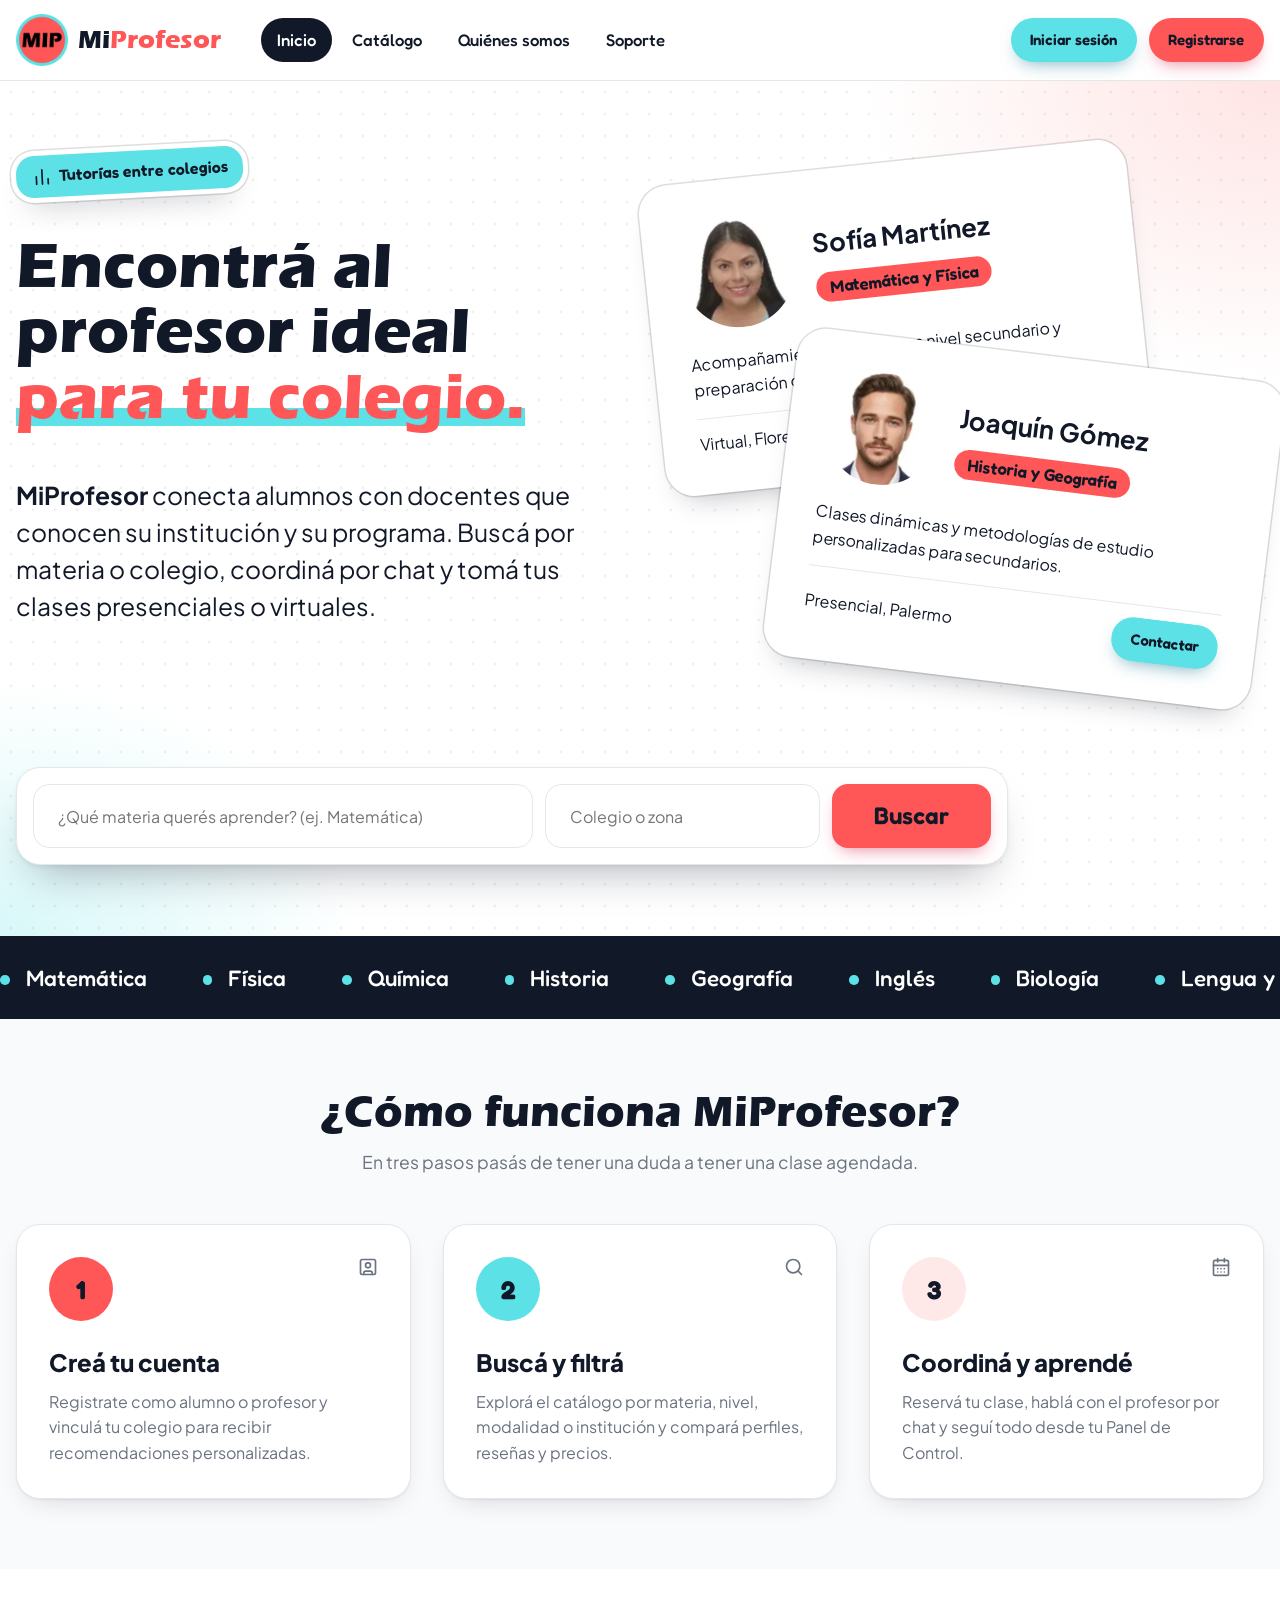
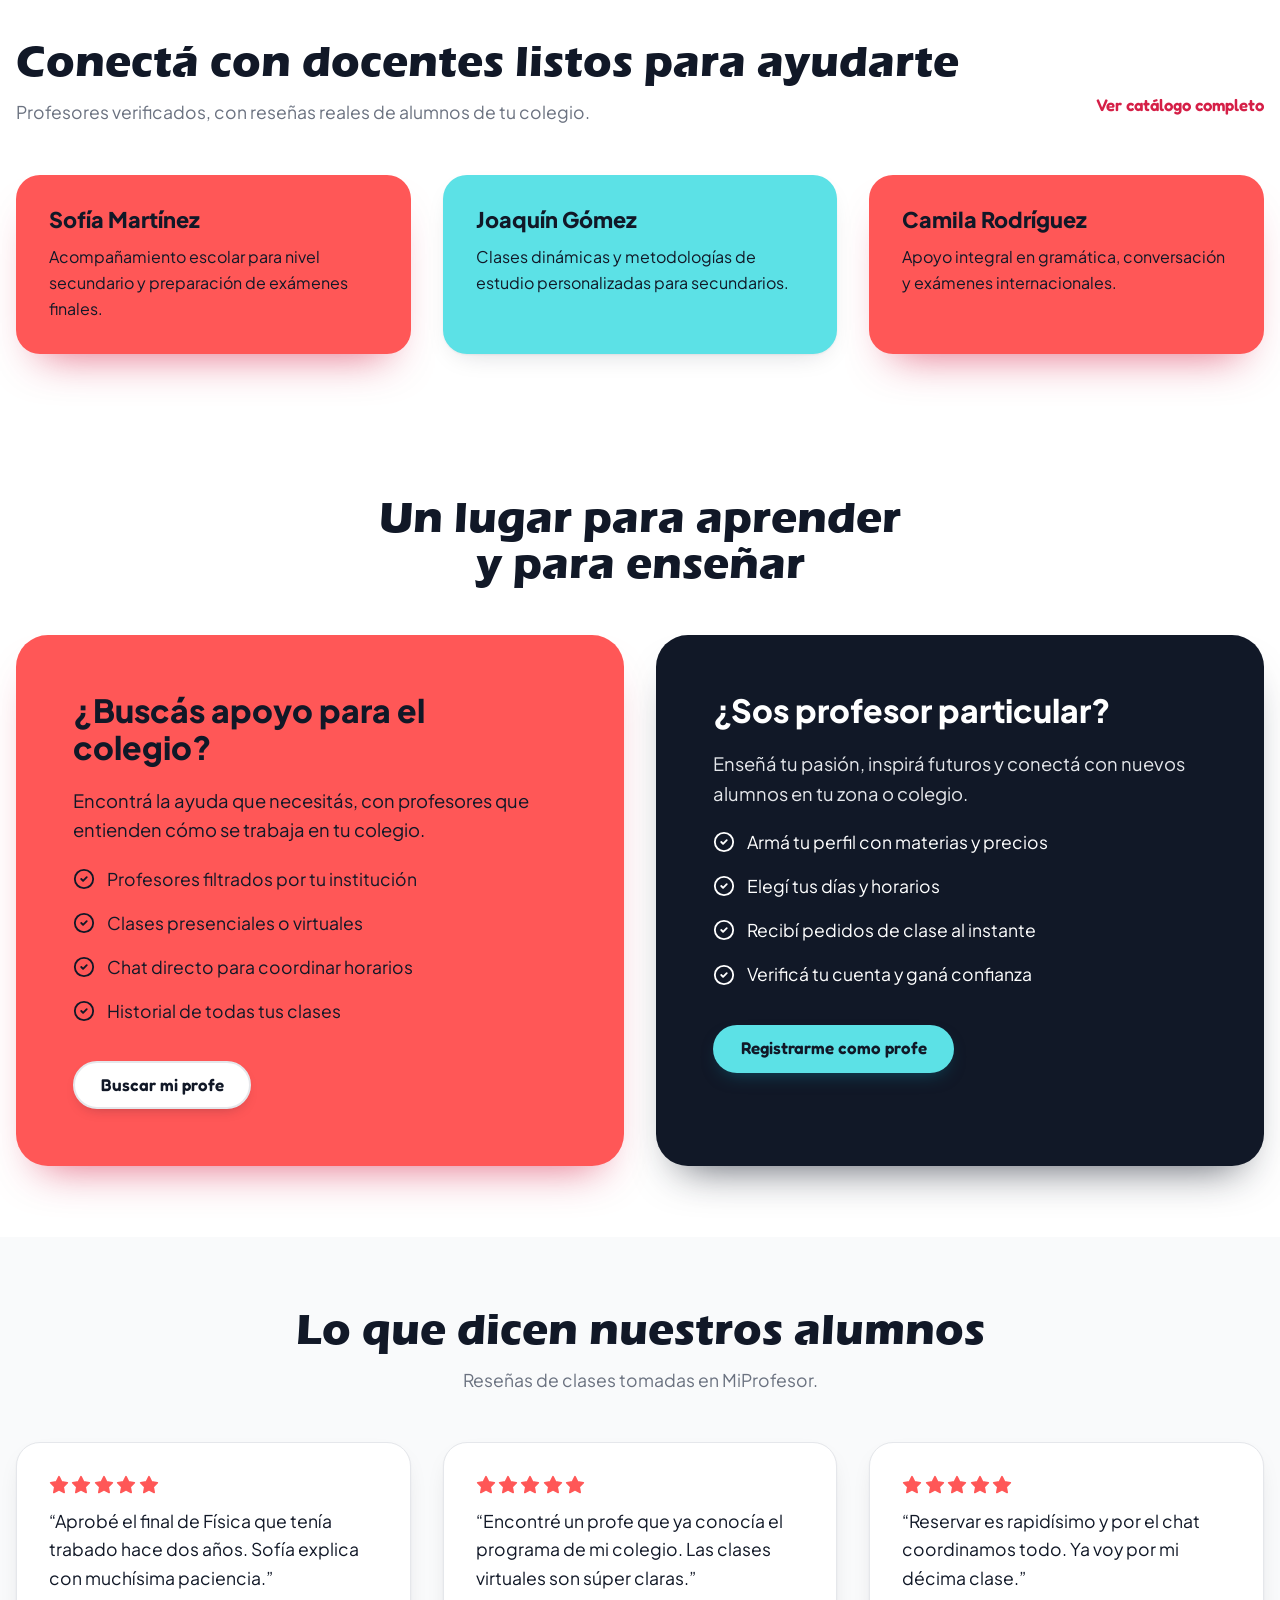
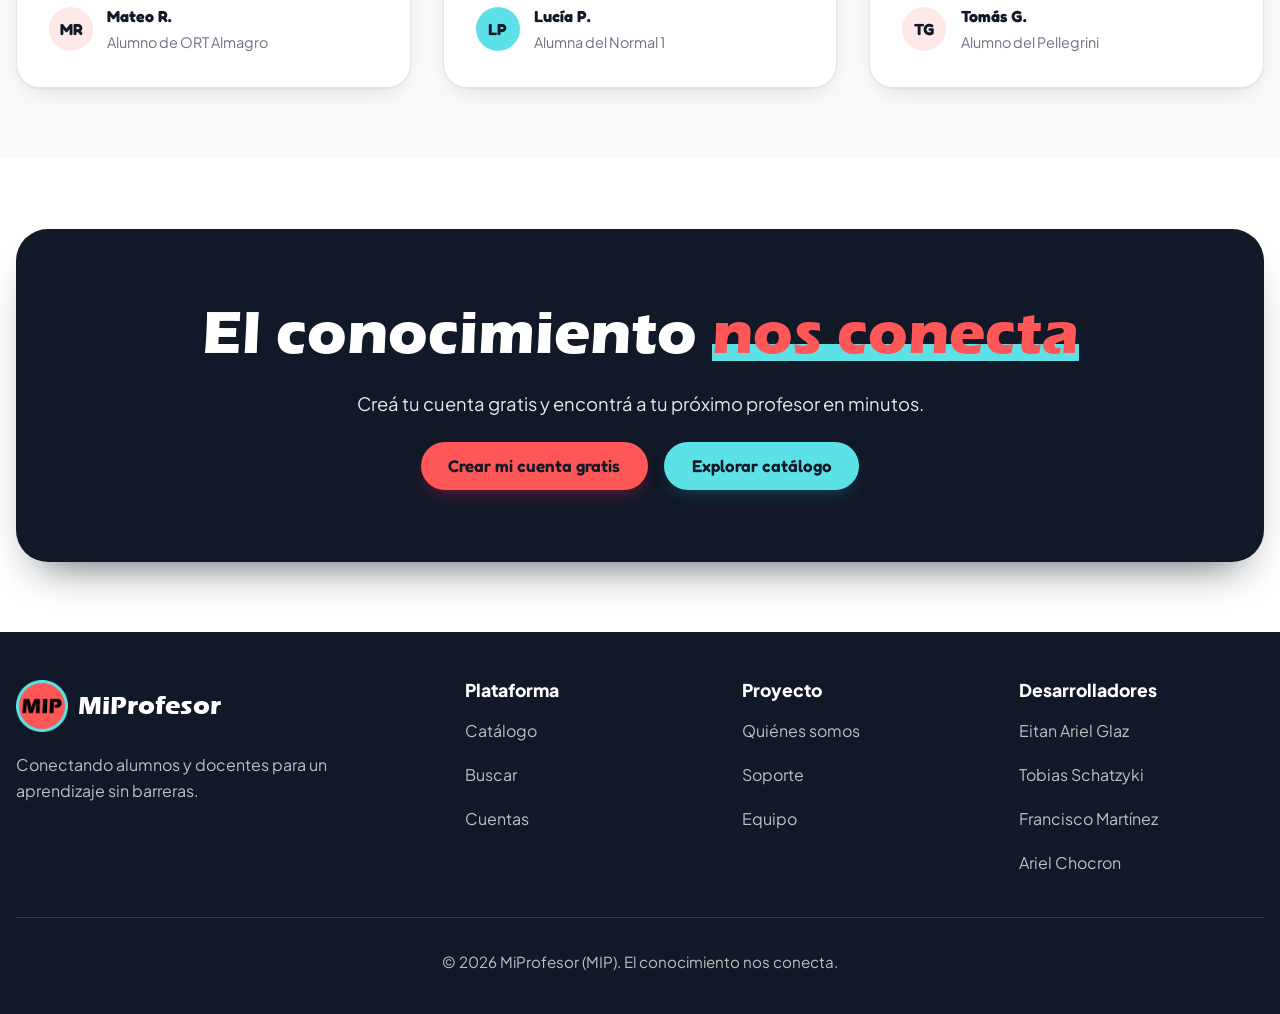
<file: index.html>
<!DOCTYPE html>
<html lang="es">
<head>
    <meta charset="UTF-8">
    <meta name="viewport" content="width=device-width, initial-scale=1">
    <title>MiProfesor · Encontrá al profesor ideal para tu colegio</title>
    <meta name="description" content="MiProfesor conecta alumnos con docentes que conocen su institución y su programa.">
    <link rel="icon" href="img/logo.png">
    <link rel="stylesheet" href="style.css">
    <script src="js/site.js" defer></script>
</head>
<body>
    <header class="encabezado">
        <div class="contenedor">
            <a href="index.html" class="marca"><img src="img/logo.png" alt=""><span>Mi<em>Profesor</em></span></a>
            <nav class="menu" aria-label="Principal"><a href="index.html" aria-current="page">Inicio</a><a href="catalogo.html">Catálogo</a><a href="index.html#para-todos">Quiénes somos</a><a href="soporte.html">Soporte</a></nav>
            <div class="acciones">
                <a href="iniciar-sesion.html" class="boton secundario chico">Iniciar sesión</a>
                <a href="registro.html" class="boton principal chico">Registrarse</a>
            </div>
        </div>
    </header>

    <main>
        <section class="portada">
            <div class="contenedor">
                <div>
                    <span class="pegatina celeste" style="--giro:-3deg"><img class="bi" src="icons/chart-tinta.svg" alt="">Tutorías entre colegios</span>
                    <h1>Encontrá al profesor ideal <mark>para tu colegio.</mark></h1>
                    <p><b>MiProfesor</b> conecta alumnos con docentes que conocen su institución y su programa. Buscá por materia o colegio, coordiná por chat y tomá tus clases presenciales o virtuales.</p>
                </div>

                <div class="plancha">
                    <article class="pegatina" style="--giro:-6deg">
                        <div>
                            <img src="img/sofia.webp" alt="Foto de Sofía Martínez">
                            <div>
                                <b><a href="perfil.html">Sofía Martínez</a></b>
                                <span class="badge coral">Matemática y Física</span>
                            </div>
                        </div>
                        <p>Acompañamiento escolar para nivel secundario y preparación de exámenes finales.</p>
                        <footer><span>Virtual, Flores</span></footer>
                    </article>
                    <article class="pegatina" style="--giro:7deg">
                        <div>
                            <img src="img/joaquin.webp" alt="Foto de Joaquín Gómez">
                            <div>
                                <b><a href="catalogo.html">Joaquín Gómez</a></b>
                                <span class="badge coral">Historia y Geografía</span>
                            </div>
                        </div>
                        <p>Clases dinámicas y metodologías de estudio personalizadas para secundarios.</p>
                        <footer><span>Presencial, Palermo</span><a href="perfil.html" class="boton secundario chico">Contactar</a></footer>
                    </article>
                </div>

                <form class="buscador" role="search" action="catalogo.html">
                    <input type="search" name="materia" placeholder="¿Qué materia querés aprender? (ej. Matemática)" aria-label="Materia">
                    <input type="search" name="zona" placeholder="Colegio o zona" aria-label="Colegio o zona">
                    <button type="submit" class="boton principal">Buscar</button>
                </form>
            </div>
        </section>

        <section class="cinta" aria-hidden="true">
            <ul><li>Matemática</li><li>Física</li><li>Química</li><li>Historia</li><li>Geografía</li><li>Inglés</li><li>Biología</li><li>Lengua y Literatura</li><li>Programación</li><li>Economía</li><li>Matemática</li><li>Física</li><li>Química</li><li>Historia</li><li>Geografía</li><li>Inglés</li><li>Biología</li><li>Lengua y Literatura</li><li>Programación</li><li>Economía</li></ul>
        </section>

        <section class="pasos">
            <div class="contenedor">
                <div class="encabezadoSeccion">
                    <h2>¿Cómo funciona MiProfesor?</h2>
                    <p>En tres pasos pasás de tener una duda a tener una clase agendada.</p>
                </div>
                <ol class="grilla3">
                    <li class="card"><div><span class="avatar coral">1</span><img class="bi" src="icons/user-suave.svg" alt=""></div><h3>Creá tu cuenta</h3><p>Registrate como alumno o profesor y vinculá tu colegio para recibir recomendaciones personalizadas.</p></li>
                    <li class="card"><div><span class="avatar celeste">2</span><img class="bi" src="icons/search-suave.svg" alt=""></div><h3>Buscá y filtrá</h3><p>Explorá el catálogo por materia, nivel, modalidad o institución y compará perfiles, reseñas y precios.</p></li>
                    <li class="card"><div><span class="avatar">3</span><img class="bi" src="icons/calendar-suave.svg" alt=""></div><h3>Coordiná y aprendé</h3><p>Reservá tu clase, hablá con el profesor por chat y seguí todo desde tu Panel de Control.</p></li>
                </ol>
            </div>
        </section>

        <section class="destacados" id="destacados">
            <div class="contenedor">
                <div class="encabezadoSeccion">
                    <div>
                        <h2>Conectá con docentes listos para ayudarte</h2>
                        <p>Profesores verificados, con reseñas reales de alumnos de tu colegio.</p>
                    </div>
                    <a href="catalogo.html" class="enlace">Ver catálogo completo</a>
                </div>
                <div class="grilla3">
                    <a href="perfil.html" class="card coral"><h3>Sofía Martínez</h3><p>Acompañamiento escolar para nivel secundario y preparación de exámenes finales.</p></a>
                    <a href="catalogo.html" class="card celeste"><h3>Joaquín Gómez</h3><p>Clases dinámicas y metodologías de estudio personalizadas para secundarios.</p></a>
                    <a href="catalogo.html" class="card coral"><h3>Camila Rodríguez</h3><p>Apoyo integral en gramática, conversación y exámenes internacionales.</p></a>
                </div>
            </div>
        </section>

        <section class="perfiles" id="para-todos">
            <div class="contenedor">
                <div class="encabezadoSeccion">
                    <h2>Un lugar para aprender y para enseñar</h2>
                </div>
                <div class="grilla2">
                    <div class="card coral">
                        <h3>¿Buscás apoyo para el colegio?</h3>
                        <p>Encontrá la ayuda que necesitás, con profesores que entienden cómo se trabaja en tu colegio.</p>
                        <ul><li><img class="bi" src="icons/check-tinta.svg" alt="">Profesores filtrados por tu institución</li><li><img class="bi" src="icons/check-tinta.svg" alt="">Clases presenciales o virtuales</li><li><img class="bi" src="icons/check-tinta.svg" alt="">Chat directo para coordinar horarios</li><li><img class="bi" src="icons/check-tinta.svg" alt="">Historial de todas tus clases</li></ul>
                        <a href="catalogo.html" class="boton">Buscar mi profe</a>
                    </div>
                    <div class="card oscura">
                        <h3>¿Sos profesor particular?</h3>
                        <p>Enseñá tu pasión, inspirá futuros y conectá con nuevos alumnos en tu zona o colegio.</p>
                        <ul><li><img class="bi" src="icons/check-blanco.svg" alt="">Armá tu perfil con materias y precios</li><li><img class="bi" src="icons/check-blanco.svg" alt="">Elegí tus días y horarios</li><li><img class="bi" src="icons/check-blanco.svg" alt="">Recibí pedidos de clase al instante</li><li><img class="bi" src="icons/check-blanco.svg" alt="">Verificá tu cuenta y ganá confianza</li></ul>
                        <a href="registro.html#profesor" class="boton secundario">Registrarme como profe</a>
                    </div>
                </div>
            </div>
        </section>

        <section class="frases">
            <div class="contenedor">
                <div class="encabezadoSeccion">
                    <h2>Lo que dicen nuestros alumnos</h2>
                    <p>Reseñas de clases tomadas en MiProfesor.</p>
                </div>
                <div class="grilla3">
                    <figure class="card"><span class="estrellas" role="img" aria-label="5 de 5 estrellas"><img class="bi" src="icons/estrella-coral.svg" alt=""><img class="bi" src="icons/estrella-coral.svg" alt=""><img class="bi" src="icons/estrella-coral.svg" alt=""><img class="bi" src="icons/estrella-coral.svg" alt=""><img class="bi" src="icons/estrella-coral.svg" alt=""></span><blockquote>“Aprobé el final de Física que tenía trabado hace dos años. Sofía explica con muchísima paciencia.”</blockquote><figcaption><span class="avatar">MR</span><span><b>Mateo R.</b><span>Alumno de ORT Almagro</span></span></figcaption></figure>
                    <figure class="card"><span class="estrellas" role="img" aria-label="5 de 5 estrellas"><img class="bi" src="icons/estrella-coral.svg" alt=""><img class="bi" src="icons/estrella-coral.svg" alt=""><img class="bi" src="icons/estrella-coral.svg" alt=""><img class="bi" src="icons/estrella-coral.svg" alt=""><img class="bi" src="icons/estrella-coral.svg" alt=""></span><blockquote>“Encontré un profe que ya conocía el programa de mi colegio. Las clases virtuales son súper claras.”</blockquote><figcaption><span class="avatar celeste">LP</span><span><b>Lucía P.</b><span>Alumna del Normal 1</span></span></figcaption></figure>
                    <figure class="card"><span class="estrellas" role="img" aria-label="5 de 5 estrellas"><img class="bi" src="icons/estrella-coral.svg" alt=""><img class="bi" src="icons/estrella-coral.svg" alt=""><img class="bi" src="icons/estrella-coral.svg" alt=""><img class="bi" src="icons/estrella-coral.svg" alt=""><img class="bi" src="icons/estrella-coral.svg" alt=""></span><blockquote>“Reservar es rapidísimo y por el chat coordinamos todo. Ya voy por mi décima clase.”</blockquote><figcaption><span class="avatar">TG</span><span><b>Tomás G.</b><span>Alumno del Pellegrini</span></span></figcaption></figure>
                </div>
            </div>
        </section>

        <section class="llamadoFinal">
            <div class="contenedor">
                <h2>El conocimiento <mark>nos conecta</mark></h2>
                <p>Creá tu cuenta gratis y encontrá a tu próximo profesor en minutos.</p>
                <div>
                    <a href="registro.html" class="boton principal">Crear mi cuenta gratis</a>
                    <a href="catalogo.html" class="boton secundario">Explorar catálogo</a>
                </div>
            </div>
        </section>
    </main>

    <footer class="pie">
        <div class="contenedor">
            <div>
                <div>
                    <a href="index.html" class="marca"><img src="img/logo.png" alt=""><span>Mi<em>Profesor</em></span></a>
                    <p>Conectando alumnos y docentes para un aprendizaje sin barreras.</p>
                </div>
                <div>
                    <h4>Plataforma</h4>
                    <ul><li><a href="catalogo.html">Catálogo</a></li><li><a href="catalogo.html#buscar">Buscar</a></li><li><a href="registro.html">Cuentas</a></li></ul>
                </div>
                <div>
                    <h4>Proyecto</h4>
                    <ul><li><a href="index.html#para-todos">Quiénes somos</a></li><li><a href="soporte.html">Soporte</a></li><li><a href="index.html#equipo">Equipo</a></li></ul>
                </div>
                <div id="equipo">
                    <h4>Desarrolladores</h4>
                    <ul><li>Eitan Ariel Glaz</li><li>Tobias Schatzyki</li><li>Francisco Martínez</li><li>Ariel Chocron</li></ul>
                </div>
            </div>
            <p>© 2026 MiProfesor (MIP). El conocimiento nos conecta.</p>
        </div>
    </footer>
</body>
</html>
</file>
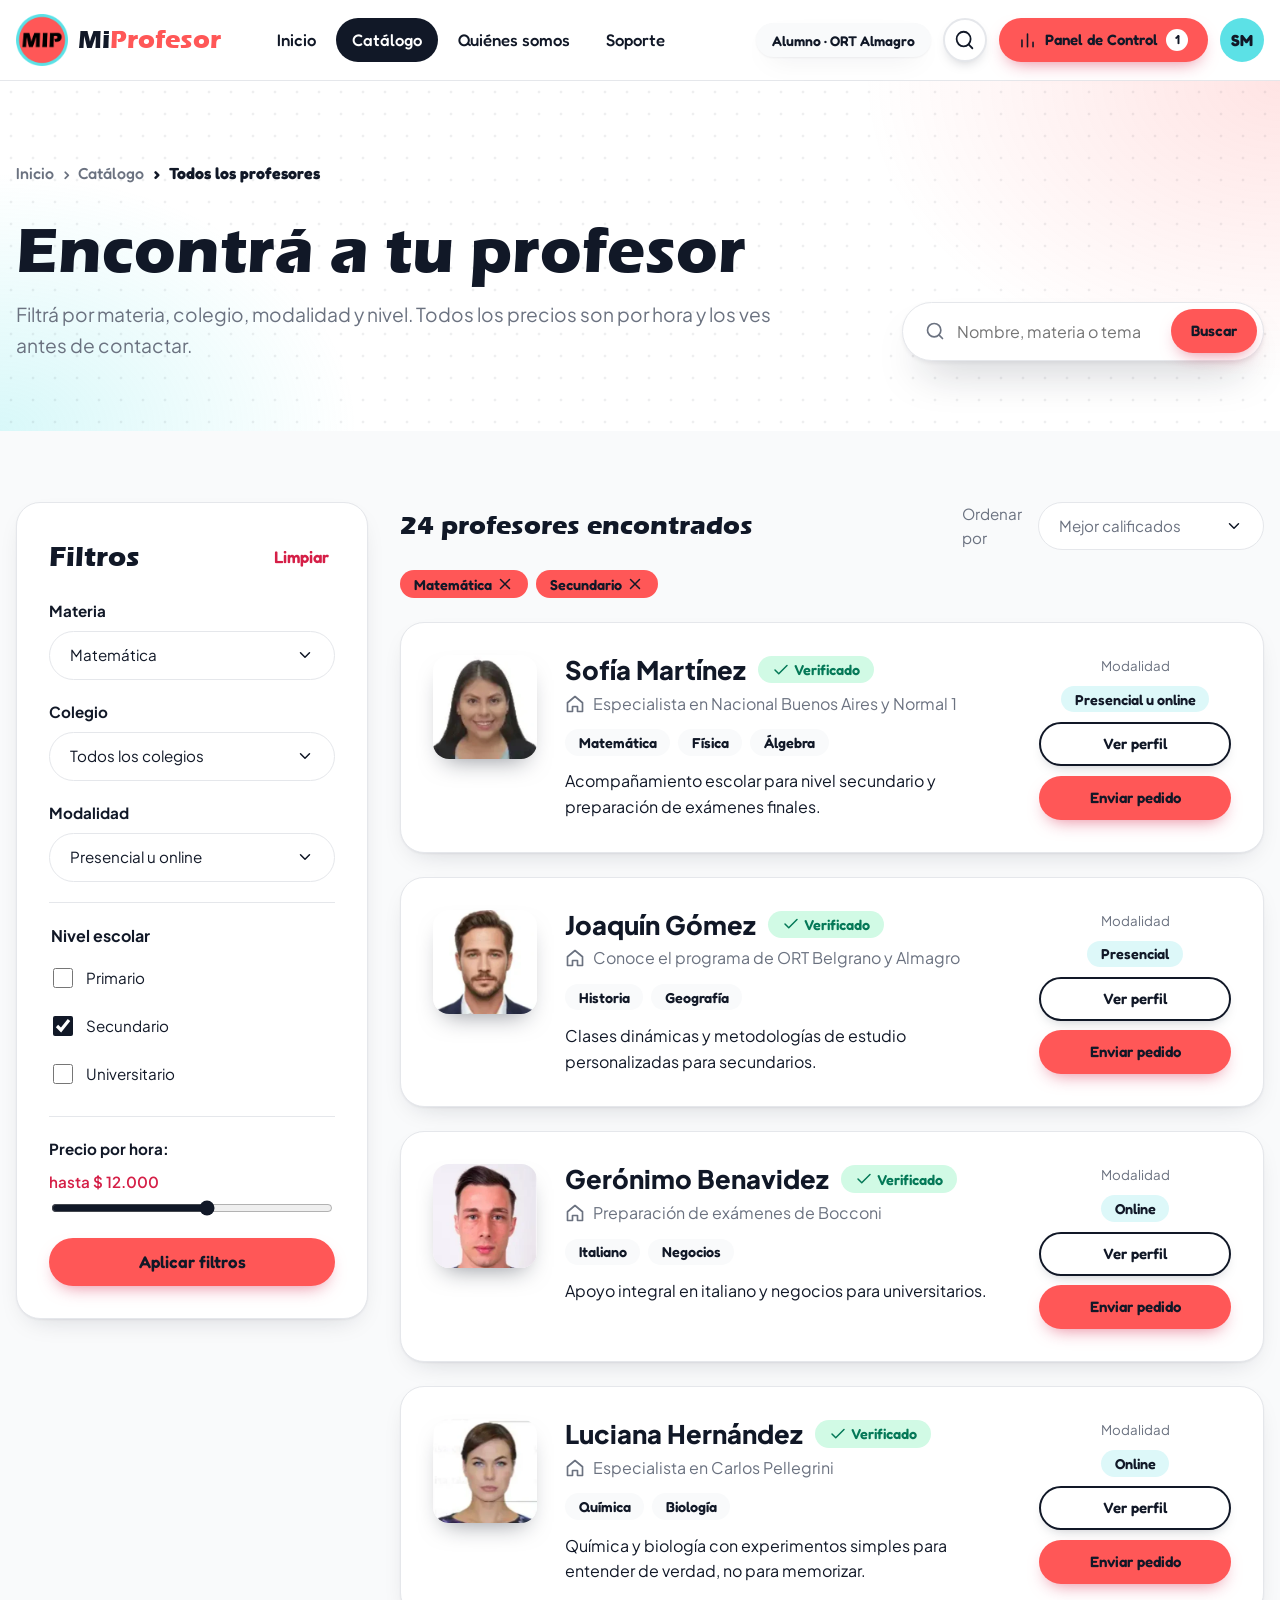
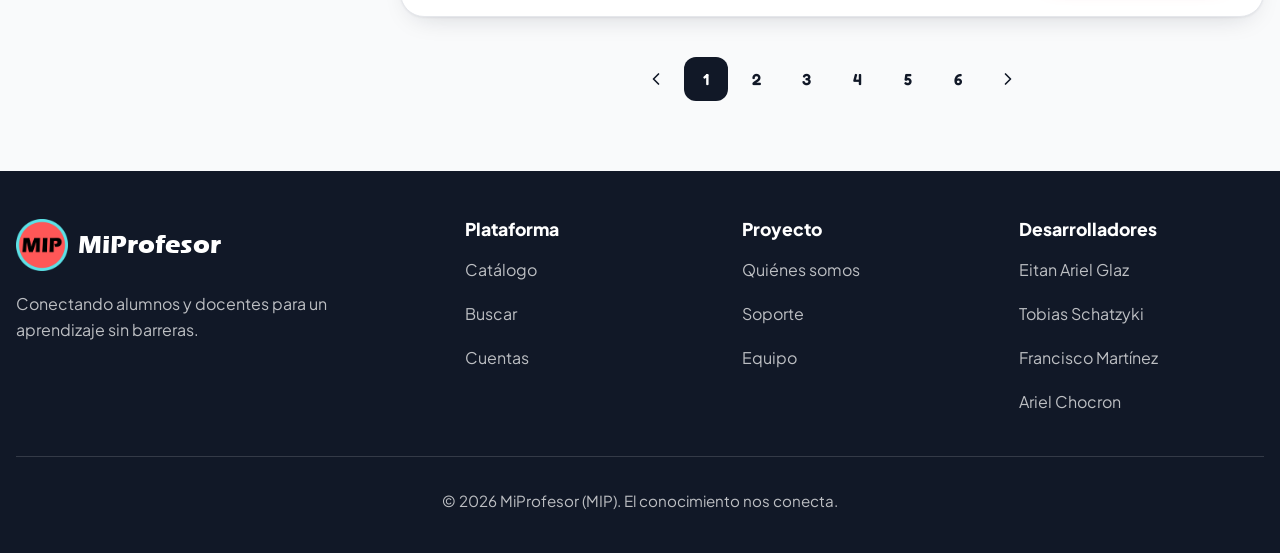
<file: catalogo.html>
<!DOCTYPE html>
<html lang="es">
<head>
    <meta charset="UTF-8">
    <meta name="viewport" content="width=device-width, initial-scale=1">
    <title>Catálogo · MiProfesor</title>
    <meta name="description" content="Encontrá profesores por materia, colegio, modalidad y nivel.">
    <link rel="icon" href="img/logo.png">
    <link rel="stylesheet" href="style.css">
    <script src="js/site.js" defer></script>
</head>
<body>
    <header class="encabezado">
        <div class="contenedor">
            <a href="index.html" class="marca"><img src="img/logo.png" alt=""><span>Mi<em>Profesor</em></span></a>
            <nav class="menu" aria-label="Principal"><a href="index.html">Inicio</a><a href="catalogo.html" aria-current="page">Catálogo</a><a href="index.html#para-todos">Quiénes somos</a><a href="soporte.html">Soporte</a></nav>
            <div class="acciones">
                <span class="pildora">Alumno · ORT Almagro</span>
                <a href="catalogo.html" class="boton botonIcono" aria-label="Buscar profesores"><img class="bi" src="icons/search-tinta.svg" alt=""></a>
                <a href="panel.html" class="boton principal chico"><img class="bi" src="icons/chart-tinta.svg" alt=""><span>Panel de Control</span><span class="contador" aria-label="1 novedad">1</span></a>
                <a href="mi-perfil.html" class="avatar" aria-label="Mi perfil">SM</a>
            </div>
        </div>
    </header>

    <main>
        <section class="cabecera">
            <div class="contenedor">
                <ol class="migas"><li><a href="index.html">Inicio</a></li><li><a href="catalogo.html">Catálogo</a></li><li aria-current="page">Todos los profesores</li></ol>
                <div>
                    <h1>Encontrá a tu profesor</h1>
                    <p>Filtrá por materia, colegio, modalidad y nivel. Todos los precios son por hora y los ves antes de contactar.</p>
                </div>
                <form class="buscador" role="search" id="buscar" action="catalogo.html">
                    <img class="bi" src="icons/search-suave.svg" alt="">
                    <input type="search" name="busqueda" placeholder="Nombre, materia o tema" aria-label="Buscar profesores">
                    <button type="submit" class="boton principal chico">Buscar</button>
                </form>
            </div>
        </section>

        <section class="catalogo">
            <div class="contenedor">
                <form class="card" action="catalogo.html">
                    <div><h2>Filtros</h2><button type="reset" class="enlace">Limpiar</button></div>
                    <label>Materia<select name="materia"><option>Matemática</option><option>Física</option><option>Química</option><option>Biología</option><option>Historia</option><option>Geografía</option><option>Inglés</option><option>Italiano</option></select></label>
                    <label>Colegio<select name="colegio"><option>Todos los colegios</option><option>Nacional Buenos Aires</option><option>Carlos Pellegrini</option><option>ORT Almagro</option><option>ORT Belgrano</option><option>Normal 1</option></select></label>
                    <label>Modalidad<select name="modalidad"><option>Presencial u online</option><option>Presencial</option><option>Online</option></select></label>
                    <fieldset>
                        <legend>Nivel escolar</legend>
                        <label class="casilla"><input type="checkbox" name="nivel" value="primario">Primario</label>
                        <label class="casilla"><input type="checkbox" name="nivel" value="secundario" checked>Secundario</label>
                        <label class="casilla"><input type="checkbox" name="nivel" value="universitario">Universitario</label>
                    </fieldset>
                    <fieldset>
                        <label for="precio">Precio por hora: <output for="precio" id="precioElegido">hasta $ 12.000</output></label>
                        <input type="range" id="precio" name="precio" min="2000" max="20000" step="500" value="12000">
                    </fieldset>
                    <button type="submit" class="boton principal">Aplicar filtros</button>
                </form>
                <div>
                    <div class="resultados">
                        <h2>24 profesores encontrados</h2>
                        <label>Ordenar por <select><option>Mejor calificados</option><option>Menor precio</option><option>Mayor precio</option><option>Más clases dadas</option></select></label>
                    </div>
                    <div class="filtrosActivos">
                        <button type="button" class="badge" aria-label="Quitar el filtro Matemática">Matemática <img class="bi" src="icons/close-tinta.svg" alt=""></button>
                        <button type="button" class="badge" aria-label="Quitar el filtro Secundario">Secundario <img class="bi" src="icons/close-tinta.svg" alt=""></button>
                    </div>
                    <ul>
                        <li class="card profesorFila">
                            <img src="img/sofia.webp" alt="Foto de Sofía Martínez">
                            <div>
                                <h3><a href="perfil.html">Sofía Martínez</a> <span class="badge exito"><img class="bi" src="icons/tilde-exito.svg" alt="">Verificado</span></h3>
                                <p><img class="bi" src="icons/home-suave.svg" alt="">Especialista en Nacional Buenos Aires y Normal 1</p>
                                <div><span class="badge">Matemática</span><span class="badge">Física</span><span class="badge">Álgebra</span></div>
                                <p>Acompañamiento escolar para nivel secundario y preparación de exámenes finales.</p>
                            </div>
                            <aside>
                                <small>Modalidad</small>
                                <span class="badge celeste">Presencial u online</span>
                                <a href="perfil.html" class="boton contorno chico">Ver perfil</a>
                                <button type="button" class="boton principal chico" data-pedir="Sofía Martínez">Enviar pedido</button>
                            </aside>
                        </li>
                        <li class="card profesorFila">
                            <img src="img/joaquin.webp" alt="Foto de Joaquín Gómez">
                            <div>
                                <h3><a href="perfil.html">Joaquín Gómez</a> <span class="badge exito"><img class="bi" src="icons/tilde-exito.svg" alt="">Verificado</span></h3>
                                <p><img class="bi" src="icons/home-suave.svg" alt="">Conoce el programa de ORT Belgrano y Almagro</p>
                                <div><span class="badge">Historia</span><span class="badge">Geografía</span></div>
                                <p>Clases dinámicas y metodologías de estudio personalizadas para secundarios.</p>
                            </div>
                            <aside>
                                <small>Modalidad</small>
                                <span class="badge celeste">Presencial</span>
                                <a href="perfil.html" class="boton contorno chico">Ver perfil</a>
                                <button type="button" class="boton principal chico" data-pedir="Joaquín Gómez">Enviar pedido</button>
                            </aside>
                        </li>
                        <li class="card profesorFila">
                            <img src="img/geronimo.webp" alt="Foto de Gerónimo Benavidez">
                            <div>
                                <h3><a href="perfil.html">Gerónimo Benavidez</a> <span class="badge exito"><img class="bi" src="icons/tilde-exito.svg" alt="">Verificado</span></h3>
                                <p><img class="bi" src="icons/home-suave.svg" alt="">Preparación de exámenes de Bocconi</p>
                                <div><span class="badge">Italiano</span><span class="badge">Negocios</span></div>
                                <p>Apoyo integral en italiano y negocios para universitarios.</p>
                            </div>
                            <aside>
                                <small>Modalidad</small>
                                <span class="badge celeste">Online</span>
                                <a href="perfil.html" class="boton contorno chico">Ver perfil</a>
                                <button type="button" class="boton principal chico" data-pedir="Gerónimo Benavidez">Enviar pedido</button>
                            </aside>
                        </li>
                        <li class="card profesorFila">
                            <img src="img/luciana.webp" alt="Foto de Luciana Hernández">
                            <div>
                                <h3><a href="perfil.html">Luciana Hernández</a> <span class="badge exito"><img class="bi" src="icons/tilde-exito.svg" alt="">Verificado</span></h3>
                                <p><img class="bi" src="icons/home-suave.svg" alt="">Especialista en Carlos Pellegrini</p>
                                <div><span class="badge">Química</span><span class="badge">Biología</span></div>
                                <p>Química y biología con experimentos simples para entender de verdad, no para memorizar.</p>
                            </div>
                            <aside>
                                <small>Modalidad</small>
                                <span class="badge celeste">Online</span>
                                <a href="perfil.html" class="boton contorno chico">Ver perfil</a>
                                <button type="button" class="boton principal chico" data-pedir="Luciana Hernández">Enviar pedido</button>
                            </aside>
                        </li>
                    </ul>
                    <nav aria-label="Páginas"><ol class="paginas">
                        <li><a href="#buscar" aria-label="Página anterior"><img class="bi" src="icons/izquierda-tinta.svg" alt=""></a></li><li><a href="#buscar" aria-current="page">1</a></li><li><a href="#buscar">2</a></li><li><a href="#buscar">3</a></li><li><a href="#buscar">4</a></li><li><a href="#buscar">5</a></li><li><a href="#buscar">6</a></li><li><a href="#buscar" aria-label="Página siguiente"><img class="bi" src="icons/derecha-tinta.svg" alt=""></a></li>
                    </ol></nav>
                </div>
            </div>
        </section>
        <dialog class="dialog" id="dialogoPedirClase" aria-labelledby="tituloPedirClase">
            <form method="dialog">
                <div class="dialog-header">
                    <div>
                        <h2 class="dialog-title" id="tituloPedirClase">Pedir una clase</h2>
                        <p>Elegí cuándo querés tener una clase con <b data-profe>Sofía Martínez</b>. Te avisamos apenas responda.</p>
                    </div>
                    <button type="button" class="btn-close" data-cerrar aria-label="Cerrar"><img class="bi" src="icons/close-tinta.svg" alt=""></button>
                </div>
                <div class="dialog-body">
                    <p class="horario"><img class="bi" src="icons/calendar-tinta.svg" alt=""><span>Horario de <span data-profe>Sofía Martínez</span>: mié 16 a 19, sáb 15 a 18, dom 14 a 17</span></p>
                    <h3>Día</h3>
                    <div class="dias"><button type="button" disabled aria-pressed="false" aria-label="mar 3 de noviembre, sin horarios">mar<b>3</b>nov</button><button type="button"  aria-pressed="false" aria-label="mié 4 de noviembre">mié<b>4</b>nov</button><button type="button" disabled aria-pressed="false" aria-label="jue 5 de noviembre, sin horarios">jue<b>5</b>nov</button><button type="button" disabled aria-pressed="false" aria-label="vie 6 de noviembre, sin horarios">vie<b>6</b>nov</button><button type="button"  aria-pressed="false" aria-label="sáb 7 de noviembre">sáb<b>7</b>nov</button><button type="button"  aria-pressed="false" aria-label="dom 8 de noviembre">dom<b>8</b>nov</button><button type="button" disabled aria-pressed="false" aria-label="lun 9 de noviembre, sin horarios">lun<b>9</b>nov</button></div>
                    <h3>Hora de inicio</h3>
                    <p class="nota" data-elegir-dia>Elegí primero un día.</p>
                    <div class="horas" hidden><button type="button" disabled aria-label="15:00, ocupado">15:00</button><button type="button" aria-pressed="false">16:00</button><button type="button" aria-pressed="false">17:00</button><button type="button" aria-pressed="false">18:00</button><button type="button" aria-pressed="false">19:00</button><button type="button" disabled aria-label="20:00, ocupado">20:00</button></div>
                    <p class="nota">Cada clase dura 60 minutos. Las horas tachadas ya están ocupadas.</p>
                    <label for="mensajePedido"><h3>Mensaje para el profesor (opcional)</h3></label>
                    <textarea id="mensajePedido" placeholder="Ej: Tengo prueba de derivadas."></textarea>
                    <p class="nota">Llega por chat junto con el pedido.</p>
                </div>
                <div class="dialog-footer">
                    <button type="button" class="boton contorno chico" data-cerrar>Volver</button>
                    <button type="submit" class="boton principal chico" value="enviar" disabled><img class="bi" src="icons/send-tinta.svg" alt="">Enviar pedido</button>
                </div>
            </form>
        </dialog>
        <p class="snackbar" role="status" hidden>Pedido enviado. Te avisamos cuando el profesor responda.</p>
    </main>

    <footer class="pie">
        <div class="contenedor">
            <div>
                <div>
                    <a href="index.html" class="marca"><img src="img/logo.png" alt=""><span>Mi<em>Profesor</em></span></a>
                    <p>Conectando alumnos y docentes para un aprendizaje sin barreras.</p>
                </div>
                <div>
                    <h4>Plataforma</h4>
                    <ul><li><a href="catalogo.html">Catálogo</a></li><li><a href="catalogo.html#buscar">Buscar</a></li><li><a href="registro.html">Cuentas</a></li></ul>
                </div>
                <div>
                    <h4>Proyecto</h4>
                    <ul><li><a href="index.html#para-todos">Quiénes somos</a></li><li><a href="soporte.html">Soporte</a></li><li><a href="index.html#equipo">Equipo</a></li></ul>
                </div>
                <div id="equipo">
                    <h4>Desarrolladores</h4>
                    <ul><li>Eitan Ariel Glaz</li><li>Tobias Schatzyki</li><li>Francisco Martínez</li><li>Ariel Chocron</li></ul>
                </div>
            </div>
            <p>© 2026 MiProfesor (MIP). El conocimiento nos conecta.</p>
        </div>
    </footer>
</body>
</html>
</file>
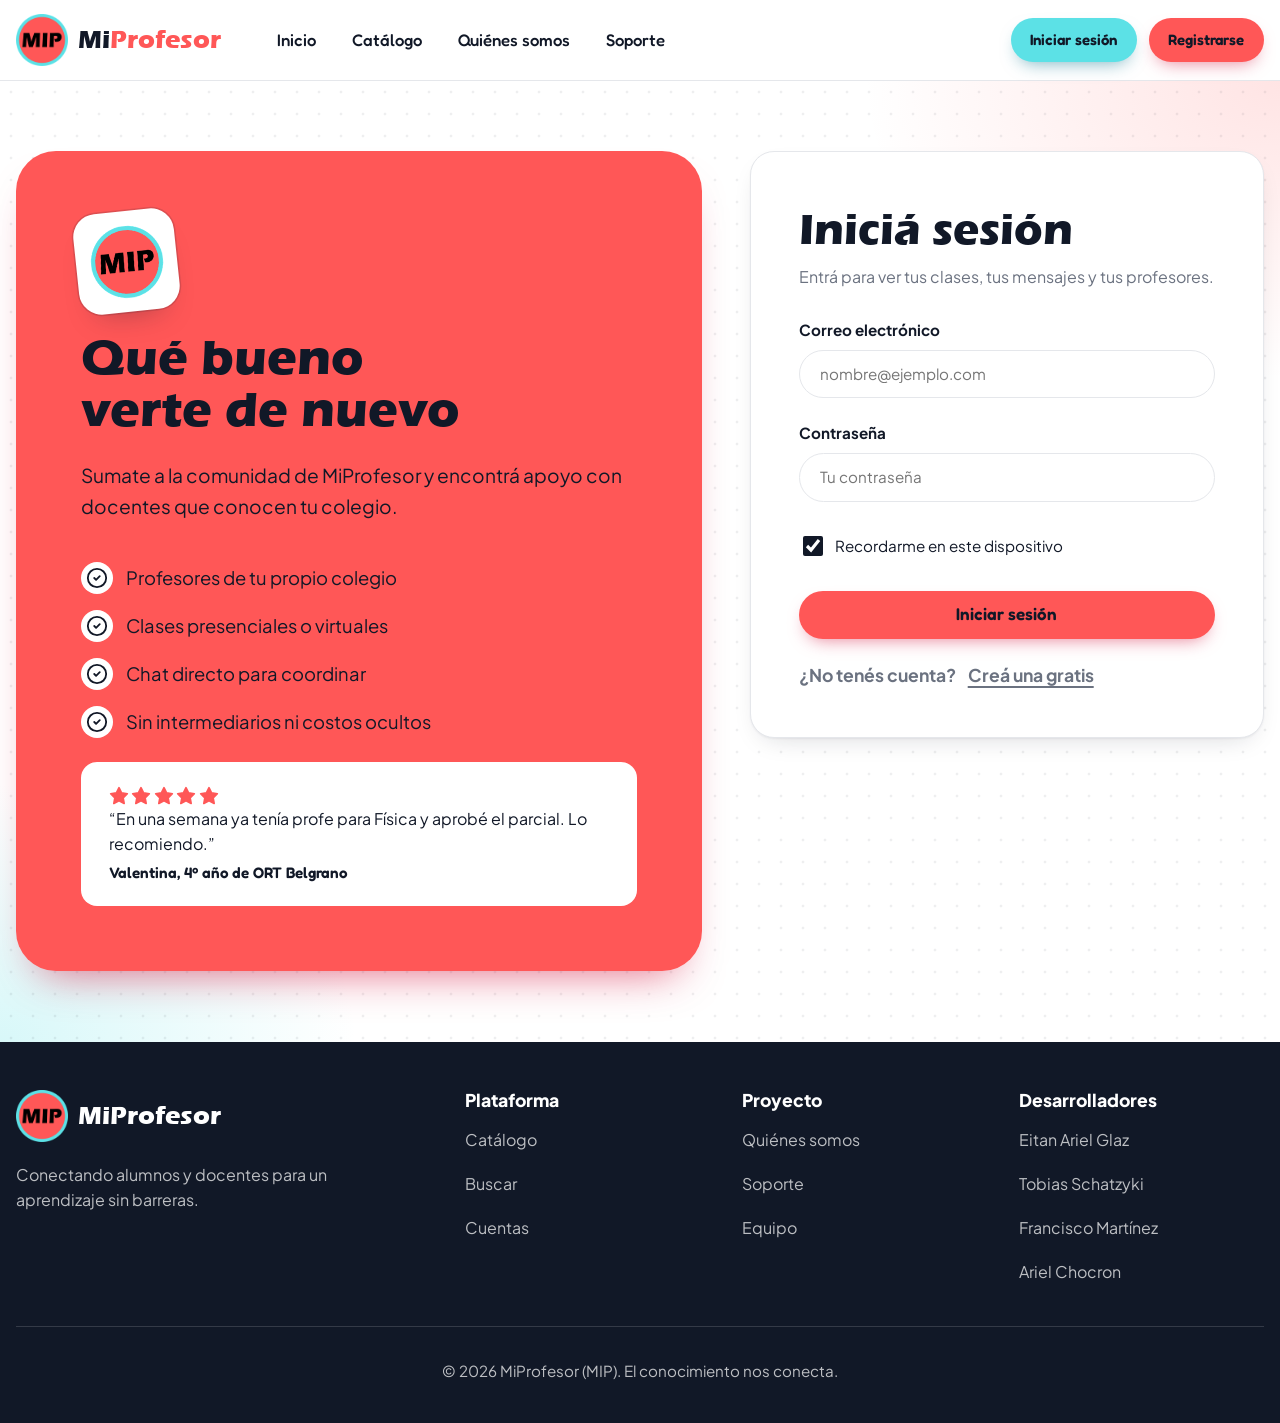
<file: iniciar-sesion.html>
<!DOCTYPE html>
<html lang="es">
<head>
    <meta charset="UTF-8">
    <meta name="viewport" content="width=device-width, initial-scale=1">
    <title>Iniciar sesión · MiProfesor</title>
    <meta name="description" content="Iniciá sesión en MiProfesor.">
    <link rel="icon" href="img/logo.png">
    <link rel="stylesheet" href="style.css">
    <script src="js/site.js" defer></script>
</head>
<body>
    <header class="encabezado">
        <div class="contenedor">
            <a href="index.html" class="marca"><img src="img/logo.png" alt=""><span>Mi<em>Profesor</em></span></a>
            <nav class="menu" aria-label="Principal"><a href="index.html">Inicio</a><a href="catalogo.html">Catálogo</a><a href="index.html#para-todos">Quiénes somos</a><a href="soporte.html">Soporte</a></nav>
            <div class="acciones">
                <a href="iniciar-sesion.html" class="boton secundario chico">Iniciar sesión</a>
                <a href="registro.html" class="boton principal chico">Registrarse</a>
            </div>
        </div>
    </header>

    <main>
        <section class="acceso">
            <div class="contenedor">
                <div class="card coral">
                    <span class="pegatina" style="--giro:-6deg"><img src="img/logo.png" alt=""></span>
                    <h2>Qué bueno verte de nuevo</h2>
                    <p>Sumate a la comunidad de MiProfesor y encontrá apoyo con docentes que conocen tu colegio.</p>
                    <ul><li><img class="bi" src="icons/check-tinta.svg" alt="">Profesores de tu propio colegio</li><li><img class="bi" src="icons/check-tinta.svg" alt="">Clases presenciales o virtuales</li><li><img class="bi" src="icons/check-tinta.svg" alt="">Chat directo para coordinar</li><li><img class="bi" src="icons/check-tinta.svg" alt="">Sin intermediarios ni costos ocultos</li></ul>
                    <figure><span class="estrellas" role="img" aria-label="5 de 5 estrellas"><img class="bi" src="icons/estrella-coral.svg" alt=""><img class="bi" src="icons/estrella-coral.svg" alt=""><img class="bi" src="icons/estrella-coral.svg" alt=""><img class="bi" src="icons/estrella-coral.svg" alt=""><img class="bi" src="icons/estrella-coral.svg" alt=""></span><blockquote>“En una semana ya tenía profe para Física y aprobé el parcial. Lo recomiendo.”</blockquote><figcaption>Valentina, 4º año de ORT Belgrano</figcaption></figure>
                </div>
                <div class="card">
                    <h1>Iniciá sesión</h1>
                    <p>Entrá para ver tus clases, tus mensajes y tus profesores.</p>
                    <form class="formulario" action="panel.html" id="formularioIngreso" novalidate>
                        <label class="ancho">Correo electrónico<input type="email" name="correo" placeholder="nombre@ejemplo.com" required autocomplete="email"></label>
                        <label class="ancho">Contraseña<input type="password" name="clave" placeholder="Tu contraseña" required autocomplete="current-password"></label>
                        <label class="casilla ancho"><input type="checkbox" name="recordar" checked>Recordarme en este dispositivo</label>
                        <p class="mensajeError" role="alert"></p>
                        <button type="submit" class="boton principal">Iniciar sesión</button>
                        <p class="alternativa">¿No tenés cuenta? <a href="registro.html">Creá una gratis</a></p>
                    </form>
                </div>
            </div>
        </section>
    </main>

    <footer class="pie">
        <div class="contenedor">
            <div>
                <div>
                    <a href="index.html" class="marca"><img src="img/logo.png" alt=""><span>Mi<em>Profesor</em></span></a>
                    <p>Conectando alumnos y docentes para un aprendizaje sin barreras.</p>
                </div>
                <div>
                    <h4>Plataforma</h4>
                    <ul><li><a href="catalogo.html">Catálogo</a></li><li><a href="catalogo.html#buscar">Buscar</a></li><li><a href="registro.html">Cuentas</a></li></ul>
                </div>
                <div>
                    <h4>Proyecto</h4>
                    <ul><li><a href="index.html#para-todos">Quiénes somos</a></li><li><a href="soporte.html">Soporte</a></li><li><a href="index.html#equipo">Equipo</a></li></ul>
                </div>
                <div id="equipo">
                    <h4>Desarrolladores</h4>
                    <ul><li>Eitan Ariel Glaz</li><li>Tobias Schatzyki</li><li>Francisco Martínez</li><li>Ariel Chocron</li></ul>
                </div>
            </div>
            <p>© 2026 MiProfesor (MIP). El conocimiento nos conecta.</p>
        </div>
    </footer>
</body>
</html>
</file>
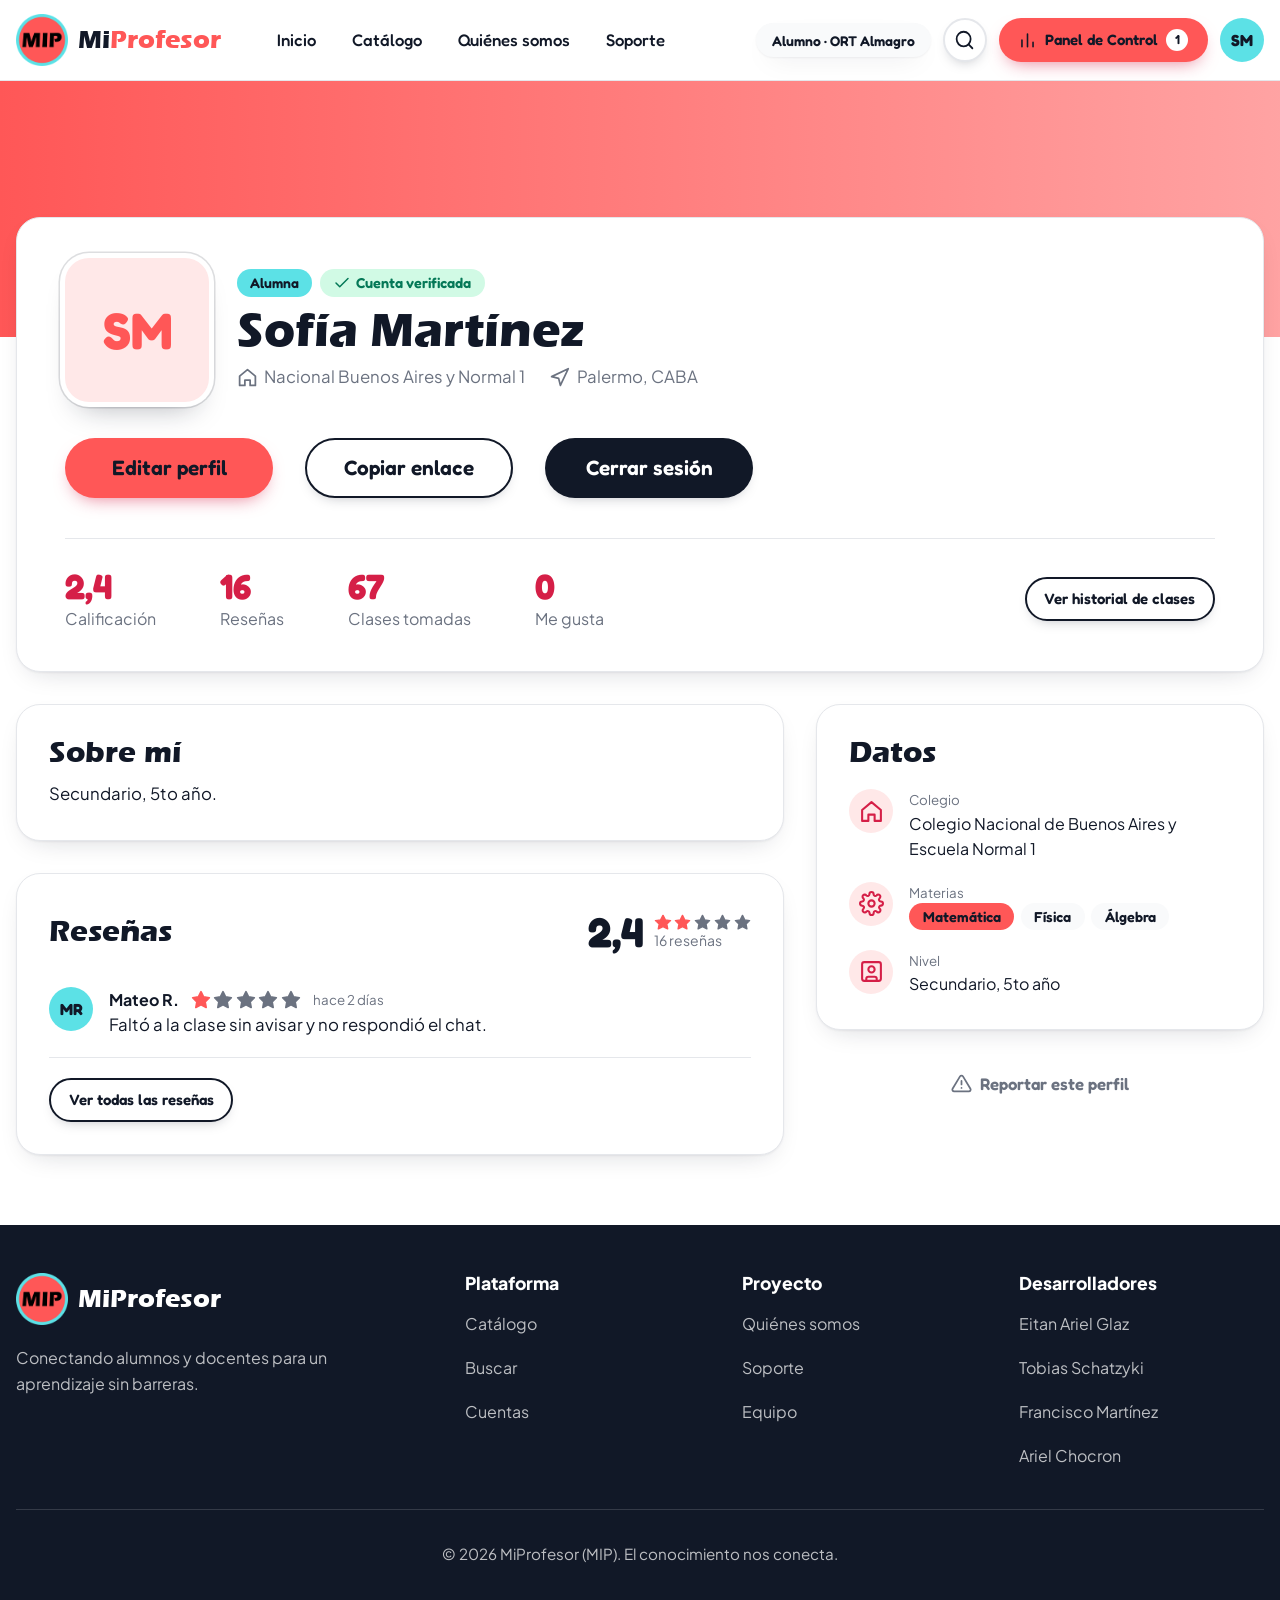
<file: mi-perfil.html>
<!DOCTYPE html>
<html lang="es">
<head>
    <meta charset="UTF-8">
    <meta name="viewport" content="width=device-width, initial-scale=1">
    <title>Mi perfil · MiProfesor</title>
    <meta name="description" content="Tu perfil en MiProfesor.">
    <link rel="icon" href="img/logo.png">
    <link rel="stylesheet" href="style.css">
    <script src="js/site.js" defer></script>
</head>
<body>
    <header class="encabezado">
        <div class="contenedor">
            <a href="index.html" class="marca"><img src="img/logo.png" alt=""><span>Mi<em>Profesor</em></span></a>
            <nav class="menu" aria-label="Principal"><a href="index.html">Inicio</a><a href="catalogo.html">Catálogo</a><a href="index.html#para-todos">Quiénes somos</a><a href="soporte.html">Soporte</a></nav>
            <div class="acciones">
                <span class="pildora">Alumno · ORT Almagro</span>
                <a href="catalogo.html" class="boton botonIcono" aria-label="Buscar profesores"><img class="bi" src="icons/search-tinta.svg" alt=""></a>
                <a href="panel.html" class="boton principal chico"><img class="bi" src="icons/chart-tinta.svg" alt=""><span>Panel de Control</span><span class="contador" aria-label="1 novedad">1</span></a>
                <a href="mi-perfil.html" class="avatar" aria-label="Mi perfil">SM</a>
            </div>
        </div>
    </header>

    <main>
        <section class="perfil">
            <div class="portadaPerfil"></div>
            <div class="contenedor">
                <header class="card">
                    <div>
                        <span class="avatar" aria-hidden="true">SM</span>
                        <div>
                            <div><span class="pildora">Alumna</span><span class="badge exito"><img class="bi" src="icons/tilde-exito.svg" alt="">Cuenta verificada</span></div>
                            <h1>Sofía Martínez</h1>
                            <p class="ubicacion"><span><img class="bi" src="icons/home-suave.svg" alt="">Nacional Buenos Aires y Normal 1</span><span><img class="bi" src="icons/pin-suave.svg" alt="">Palermo, CABA</span></p>
                        </div>
                    </div>
                    <div class="acciones">
                        <a href="registro.html" class="boton principal">Editar perfil</a>
                        <button type="button" class="boton contorno" data-copiar-enlace>Copiar enlace</button>
                        <a href="index.html" class="boton oscuro">Cerrar sesión</a>
                    </div>
                    <dl><div><dt>Calificación</dt><dd>2,4</dd></div><div><dt>Reseñas</dt><dd>16</dd></div><div><dt>Clases tomadas</dt><dd>67</dd></div><div><dt>Me gusta</dt><dd>0</dd></div><a href="panel.html#historial" class="boton contorno chico">Ver historial de clases</a></dl>
                </header>
                <div class="cuerpo">
                    <div>
                        <div class="card"><h2>Sobre mí</h2>
                        <p>Secundario, 5to año.</p>
                        </div>
                        <div class="card" id="resenas">
                            <div><h2>Reseñas</h2><p class="puntaje"><b>2,4</b><small><span class="estrellas" role="img" aria-label="2 de 5 estrellas"><img class="bi" src="icons/estrella-coral.svg" alt=""><img class="bi" src="icons/estrella-coral.svg" alt=""><img class="bi" src="icons/estrella-suave.svg" alt=""><img class="bi" src="icons/estrella-suave.svg" alt=""><img class="bi" src="icons/estrella-suave.svg" alt=""></span>16 reseñas</small></p></div>
                            <ul>
                            <li class="resena"><span class="avatar celeste">MR</span><div><div><b>Mateo R.</b><span class="estrellas" role="img" aria-label="1 de 5 estrellas"><img class="bi" src="icons/estrella-coral.svg" alt=""><img class="bi" src="icons/estrella-suave.svg" alt=""><img class="bi" src="icons/estrella-suave.svg" alt=""><img class="bi" src="icons/estrella-suave.svg" alt=""><img class="bi" src="icons/estrella-suave.svg" alt=""></span><small>hace 2 días</small></div><p>Faltó a la clase sin avisar y no respondió el chat.</p></div></li>
                            </ul>
                            <a href="#resenas" class="boton contorno chico">Ver todas las reseñas</a>
                        </div>
                    </div>
                    <div>
                        <div class="card"><h2>Datos</h2>
                            <ul class="datos">
                            <li><span class="icono"><img class="bi" src="icons/home-magenta.svg" alt=""></span><div><small>Colegio</small>Colegio Nacional de Buenos Aires y Escuela Normal 1</div></li>
                            <li><span class="icono"><img class="bi" src="icons/gear-magenta.svg" alt=""></span><div><small>Materias</small><div><span class="badge coral">Matemática</span><span class="badge">Física</span><span class="badge">Álgebra</span></div></div></li>
                            <li><span class="icono"><img class="bi" src="icons/user-magenta.svg" alt=""></span><div><small>Nivel</small>Secundario, 5to año</div></li>
                            </ul>
                        </div>
                        <a href="soporte.html#contacto" class="enlace reportar"><img class="bi" src="icons/alerta-suave.svg" alt="">Reportar este perfil</a>
                    </div>
                </div>
            </div>
        </section>
    </main>

    <footer class="pie">
        <div class="contenedor">
            <div>
                <div>
                    <a href="index.html" class="marca"><img src="img/logo.png" alt=""><span>Mi<em>Profesor</em></span></a>
                    <p>Conectando alumnos y docentes para un aprendizaje sin barreras.</p>
                </div>
                <div>
                    <h4>Plataforma</h4>
                    <ul><li><a href="catalogo.html">Catálogo</a></li><li><a href="catalogo.html#buscar">Buscar</a></li><li><a href="registro.html">Cuentas</a></li></ul>
                </div>
                <div>
                    <h4>Proyecto</h4>
                    <ul><li><a href="index.html#para-todos">Quiénes somos</a></li><li><a href="soporte.html">Soporte</a></li><li><a href="index.html#equipo">Equipo</a></li></ul>
                </div>
                <div id="equipo">
                    <h4>Desarrolladores</h4>
                    <ul><li>Eitan Ariel Glaz</li><li>Tobias Schatzyki</li><li>Francisco Martínez</li><li>Ariel Chocron</li></ul>
                </div>
            </div>
            <p>© 2026 MiProfesor (MIP). El conocimiento nos conecta.</p>
        </div>
    </footer>
</body>
</html>
</file>
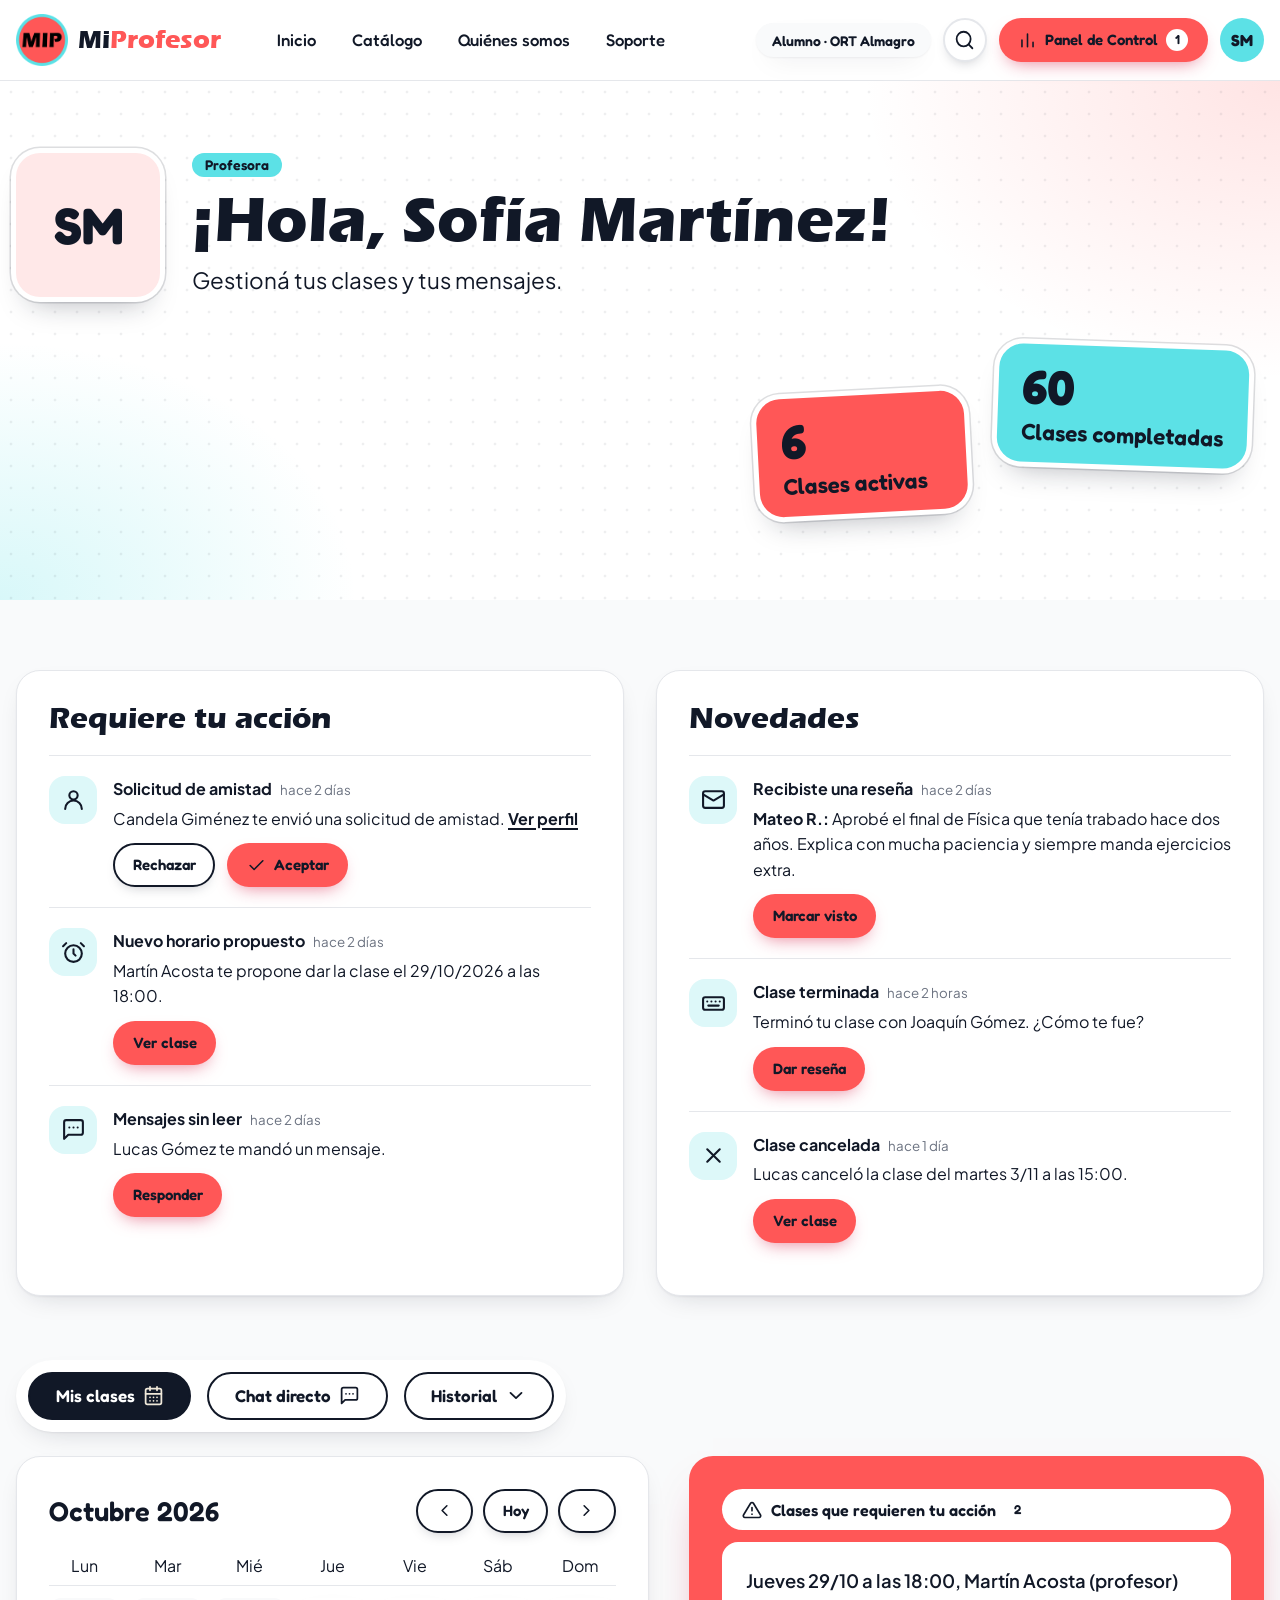
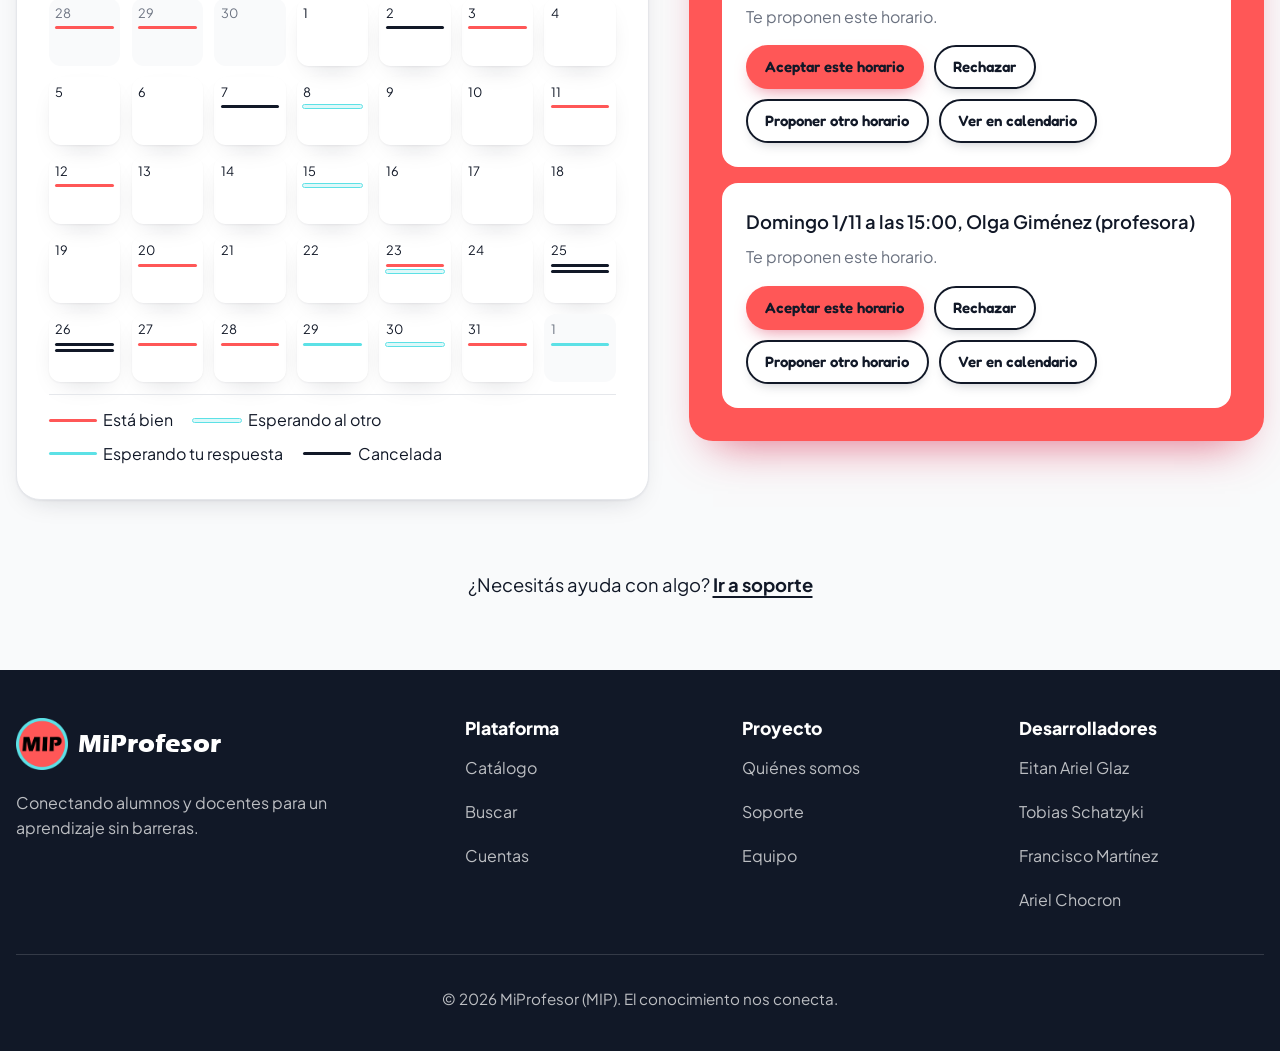
<file: panel.html>
<!DOCTYPE html>
<html lang="es">
<head>
    <meta charset="UTF-8">
    <meta name="viewport" content="width=device-width, initial-scale=1">
    <title>Panel de Control · MiProfesor</title>
    <meta name="description" content="Gestioná tus clases y tus mensajes.">
    <link rel="icon" href="img/logo.png">
    <link rel="stylesheet" href="style.css">
    <script src="js/site.js" defer></script>
</head>
<body>
    <header class="encabezado">
        <div class="contenedor">
            <a href="index.html" class="marca"><img src="img/logo.png" alt=""><span>Mi<em>Profesor</em></span></a>
            <nav class="menu" aria-label="Principal"><a href="index.html">Inicio</a><a href="catalogo.html">Catálogo</a><a href="index.html#para-todos">Quiénes somos</a><a href="soporte.html">Soporte</a></nav>
            <div class="acciones">
                <span class="pildora">Alumno · ORT Almagro</span>
                <a href="catalogo.html" class="boton botonIcono" aria-label="Buscar profesores"><img class="bi" src="icons/search-tinta.svg" alt=""></a>
                <a href="panel.html" class="boton principal chico"><img class="bi" src="icons/chart-tinta.svg" alt=""><span>Panel de Control</span><span class="contador" aria-label="1 novedad">1</span></a>
                <a href="mi-perfil.html" class="avatar" aria-label="Mi perfil">SM</a>
            </div>
        </div>
    </header>

    <main>
        <section class="saludo">
            <div class="contenedor">
                <span class="avatar" aria-hidden="true">SM</span>
                <div>
                    <span class="pildora">Profesora</span>
                    <h1>¡Hola, Sofía Martínez!</h1>
                    <p>Gestioná tus clases y tus mensajes.</p>
                </div>
                <div class="plancha">
                    <p class="pegatina coral" style="--giro:-3deg"><b>6</b>Clases activas</p>
                    <p class="pegatina celeste" style="--giro:2deg"><b>60</b>Clases completadas</p>
                </div>
            </div>
        </section>

        <section class="panel">
            <div class="contenedor">
                <div class="grilla2 notificaciones">
                    <div class="card">
                        <h2>Requiere tu acción</h2>
                        <ul>
                            <li><span class="icono celeste"><img class="bi" src="icons/persona-tinta.svg" alt=""></span><div><p>Solicitud de amistad<small>hace 2 días</small></p><p>Candela Giménez te envió una solicitud de amistad. <a href="perfil.html">Ver perfil</a></p><div><button type="button" class="boton contorno chico" data-resolver>Rechazar</button><button type="button" class="boton principal chico" data-resolver><img class="bi" src="icons/tilde-tinta.svg" alt="">Aceptar</button></div></div></li>
                            <li><span class="icono celeste"><img class="bi" src="icons/alarm-tinta.svg" alt=""></span><div><p>Nuevo horario propuesto<small>hace 2 días</small></p><p>Martín Acosta te propone dar la clase el 29/10/2026 a las 18:00.</p><div><a href="#mis-clases" class="boton principal chico" data-abrir="mis-clases">Ver clase</a></div></div></li>
                            <li><span class="icono celeste"><img class="bi" src="icons/message-tinta.svg" alt=""></span><div><p>Mensajes sin leer<small>hace 2 días</small></p><p>Lucas Gómez te mandó un mensaje.</p><div><a href="#chat" class="boton principal chico" data-abrir="chat">Responder</a></div></div></li>
                        </ul>
                    </div>
                    <div class="card">
                        <h2>Novedades</h2>
                        <ul>
                            <li><span class="icono celeste"><img class="bi" src="icons/mail-tinta.svg" alt=""></span><div><p>Recibiste una reseña<small>hace 2 días</small></p><p><b>Mateo R.:</b> Aprobé el final de Física que tenía trabado hace dos años. Explica con mucha paciencia y siempre manda ejercicios extra.</p><div><button type="button" class="boton principal chico" data-resolver>Marcar visto</button></div></div></li>
                            <li><span class="icono celeste"><img class="bi" src="icons/teclado-tinta.svg" alt=""></span><div><p>Clase terminada<small>hace 2 horas</small></p><p>Terminó tu clase con Joaquín Gómez. ¿Cómo te fue?</p><div><a href="perfil.html#resenas" class="boton principal chico">Dar reseña</a></div></div></li>
                            <li><span class="icono celeste"><img class="bi" src="icons/close-tinta.svg" alt=""></span><div><p>Clase cancelada<small>hace 1 día</small></p><p>Lucas canceló la clase del martes 3/11 a las 15:00.</p><div><a href="#historial" class="boton principal chico" data-abrir="historial">Ver clase</a></div></div></li>
                        </ul>
                    </div>
                </div>

                <div role="tablist" aria-label="Secciones del panel">
                    <button type="button" class="boton" role="tab" id="pestanaClases" aria-controls="mis-clases" aria-selected="true">Mis clases <img class="bi" src="icons/calendar-tinta.svg" alt=""></button>
                    <button type="button" class="boton" role="tab" id="pestanaChat" aria-controls="chat" aria-selected="false">Chat directo <img class="bi" src="icons/message-tinta.svg" alt=""></button>
                    <button type="button" class="boton" role="tab" id="pestanaHistorial" aria-controls="historial" aria-selected="false">Historial <img class="bi" src="icons/chevron-tinta.svg" alt=""></button>
                </div>

                <div id="mis-clases" role="tabpanel" aria-labelledby="pestanaClases">
                    <div class="card calendario">
                        <div><h3>Octubre 2026</h3><div><button type="button" class="boton contorno chico" aria-label="Mes anterior"><img class="bi" src="icons/izquierda-tinta.svg" alt=""></button><button type="button" class="boton contorno chico">Hoy</button><button type="button" class="boton contorno chico" aria-label="Mes siguiente"><img class="bi" src="icons/derecha-tinta.svg" alt=""></button></div></div>
                        <ol aria-hidden="true"><li>Lun</li><li>Mar</li><li>Mié</li><li>Jue</li><li>Vie</li><li>Sáb</li><li>Dom</li></ol>
                        <ol><li class="fuera">28<i class="ok"></i></li><li class="fuera">29<i class="ok"></i></li><li class="fuera">30</li><li>1</li><li>2<i class="cancelada"></i></li><li>3<i class="ok"></i></li><li>4</li><li>5</li><li>6</li><li>7<i class="cancelada"></i></li><li>8<i class="espera"></i></li><li>9</li><li>10</li><li>11<i class="ok"></i></li><li>12<i class="ok"></i></li><li>13</li><li>14</li><li>15<i class="espera"></i></li><li>16</li><li>17</li><li>18</li><li>19</li><li>20<i class="ok"></i></li><li>21</li><li>22</li><li>23<i class="ok"></i><i class="espera"></i></li><li>24</li><li>25<i class="cancelada"></i><i class="cancelada"></i></li><li>26<i class="cancelada"></i><i class="cancelada"></i></li><li>27<i class="ok"></i></li><li>28<i class="ok"></i></li><li>29<i class="responder"></i></li><li>30<i class="espera"></i></li><li>31<i class="ok"></i></li><li class="fuera">1<i class="responder"></i></li></ol>
                        <dl><div><dt><i class="ok"></i></dt><dd>Está bien</dd></div><div><dt><i class="espera"></i></dt><dd>Esperando al otro</dd></div><div><dt><i class="responder"></i></dt><dd>Esperando tu respuesta</dd></div><div><dt><i class="cancelada"></i></dt><dd>Cancelada</dd></div></dl>
                    </div>
                    <div class="card coral">
                        <p><img class="bi" src="icons/alerta-tinta.svg" alt="">Clases que requieren tu acción <span class="contador">2</span></p>
                        <ul>
                                <li><b>Jueves 29/10 a las 18:00, Martín Acosta (profesor)</b><p>Te proponen este horario.</p><div><button type="button" class="boton principal chico" data-resolver>Aceptar este horario</button><button type="button" class="boton contorno chico" data-resolver>Rechazar</button><button type="button" class="boton contorno chico" data-resolver>Proponer otro horario</button><a href="#mis-clases" class="boton contorno chico">Ver en calendario</a></div></li>
                                <li><b>Domingo 1/11 a las 15:00, Olga Giménez (profesora)</b><p>Te proponen este horario.</p><div><button type="button" class="boton principal chico" data-resolver>Aceptar este horario</button><button type="button" class="boton contorno chico" data-resolver>Rechazar</button><button type="button" class="boton contorno chico" data-resolver>Proponer otro horario</button><a href="#mis-clases" class="boton contorno chico">Ver en calendario</a></div></li>
                        </ul>
                    </div>
                </div>

                <div id="chat" class="chat" role="tabpanel" aria-labelledby="pestanaChat" hidden>
                    <ul class="card"><li><button type="button" aria-pressed="false" data-foto="img/joaquin.webp"><img src="img/joaquin.webp" alt="">Joaquín Gómez</button></li><li><button type="button" aria-pressed="false" data-foto="img/sofia.webp"><img src="img/sofia.webp" alt="">Sofía Martínez</button></li><li><button type="button" aria-pressed="false" data-foto="img/matias.webp"><img src="img/matias.webp" alt="">Matías Galperín</button></li><li><button type="button" aria-pressed="false" data-foto="img/javier.webp"><img src="img/javier.webp" alt="">Javier Schiaretti</button></li><li><button type="button" aria-pressed="false" data-foto="img/teresa.webp"><img src="img/teresa.webp" alt="">Teresa Lisbon</button></li><li><button type="button" aria-pressed="false" data-foto="img/mia.webp"><img src="img/mia.webp" alt="">Mia Hamm</button></li></ul>
                    <div class="card">
                        <div><img src="img/logo.png" alt=""><div><b>Elegí una conversación</b><p>Tus mensajes con profesores y alumnos aparecen acá.</p></div></div>
                        <ul aria-live="polite"></ul>
                        <form hidden><input type="text" placeholder="Escribí un mensaje" aria-label="Mensaje" required><button type="submit" class="boton principal chico">Enviar</button></form>
                    </div>
                </div>

                <div id="historial" role="tabpanel" aria-labelledby="pestanaHistorial" hidden>
                    <div class="card estadoVacio">
                        <h3>Todavía no hay clases en tu historial</h3>
                        <p>Las clases completadas, no concretadas y canceladas aparecen acá.</p>
                    </div>
                </div>

                <p class="ayudaPie">¿Necesitás ayuda con algo? <a href="soporte.html">Ir a soporte</a></p>
            </div>
        </section>
    </main>

    <footer class="pie">
        <div class="contenedor">
            <div>
                <div>
                    <a href="index.html" class="marca"><img src="img/logo.png" alt=""><span>Mi<em>Profesor</em></span></a>
                    <p>Conectando alumnos y docentes para un aprendizaje sin barreras.</p>
                </div>
                <div>
                    <h4>Plataforma</h4>
                    <ul><li><a href="catalogo.html">Catálogo</a></li><li><a href="catalogo.html#buscar">Buscar</a></li><li><a href="registro.html">Cuentas</a></li></ul>
                </div>
                <div>
                    <h4>Proyecto</h4>
                    <ul><li><a href="index.html#para-todos">Quiénes somos</a></li><li><a href="soporte.html">Soporte</a></li><li><a href="index.html#equipo">Equipo</a></li></ul>
                </div>
                <div id="equipo">
                    <h4>Desarrolladores</h4>
                    <ul><li>Eitan Ariel Glaz</li><li>Tobias Schatzyki</li><li>Francisco Martínez</li><li>Ariel Chocron</li></ul>
                </div>
            </div>
            <p>© 2026 MiProfesor (MIP). El conocimiento nos conecta.</p>
        </div>
    </footer>
</body>
</html>
</file>
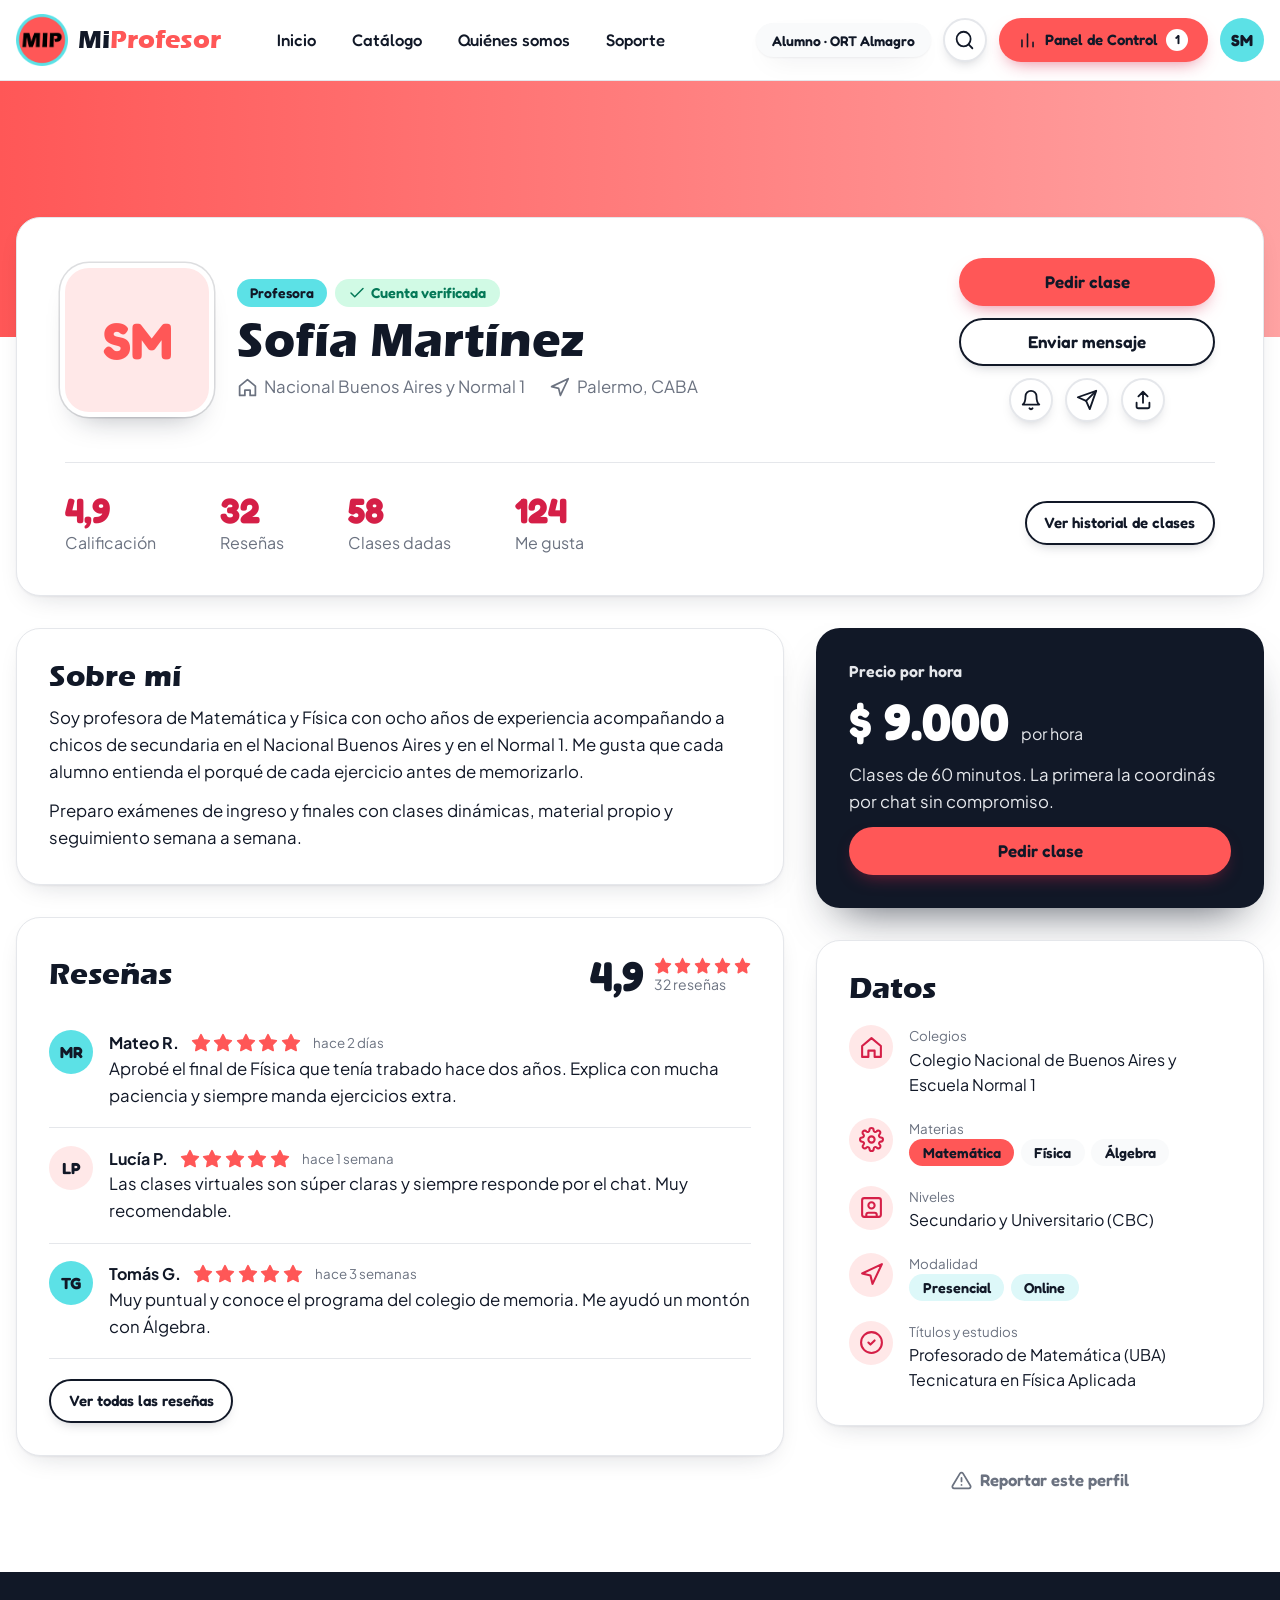
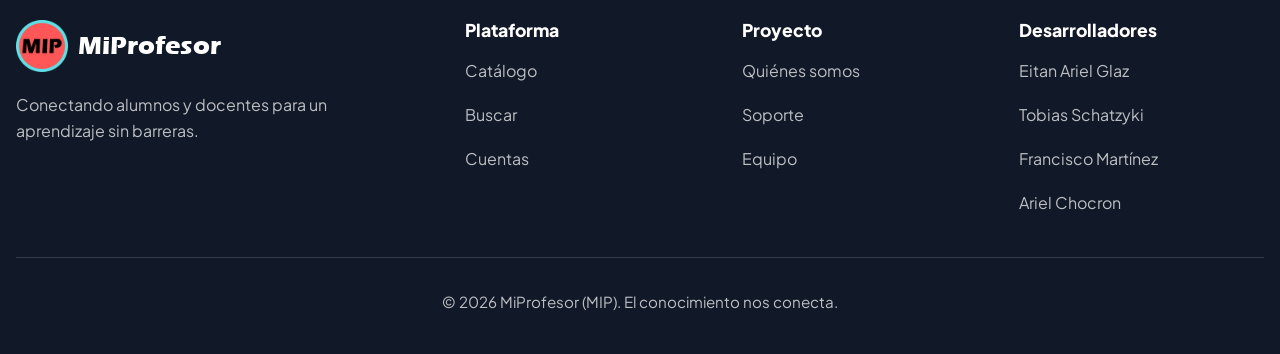
<file: perfil.html>
<!DOCTYPE html>
<html lang="es">
<head>
    <meta charset="UTF-8">
    <meta name="viewport" content="width=device-width, initial-scale=1">
    <title>Sofía Martínez · MiProfesor</title>
    <meta name="description" content="Perfil de Sofía Martínez, profesora de Matemática y Física.">
    <link rel="icon" href="img/logo.png">
    <link rel="stylesheet" href="style.css">
    <script src="js/site.js" defer></script>
</head>
<body>
    <header class="encabezado">
        <div class="contenedor">
            <a href="index.html" class="marca"><img src="img/logo.png" alt=""><span>Mi<em>Profesor</em></span></a>
            <nav class="menu" aria-label="Principal"><a href="index.html">Inicio</a><a href="catalogo.html">Catálogo</a><a href="index.html#para-todos">Quiénes somos</a><a href="soporte.html">Soporte</a></nav>
            <div class="acciones">
                <span class="pildora">Alumno · ORT Almagro</span>
                <a href="catalogo.html" class="boton botonIcono" aria-label="Buscar profesores"><img class="bi" src="icons/search-tinta.svg" alt=""></a>
                <a href="panel.html" class="boton principal chico"><img class="bi" src="icons/chart-tinta.svg" alt=""><span>Panel de Control</span><span class="contador" aria-label="1 novedad">1</span></a>
                <a href="mi-perfil.html" class="avatar" aria-label="Mi perfil">SM</a>
            </div>
        </div>
    </header>

    <main>
        <section class="perfil">
            <div class="portadaPerfil"></div>
            <div class="contenedor">
                <header class="card">
                    <div>
                        <span class="avatar" aria-hidden="true">SM</span>
                        <div>
                            <div><span class="pildora">Profesora</span><span class="badge exito"><img class="bi" src="icons/tilde-exito.svg" alt="">Cuenta verificada</span></div>
                            <h1>Sofía Martínez</h1>
                            <p class="ubicacion"><span><img class="bi" src="icons/home-suave.svg" alt="">Nacional Buenos Aires y Normal 1</span><span><img class="bi" src="icons/pin-suave.svg" alt="">Palermo, CABA</span></p>
                        </div>
                        <aside>
                            <button type="button" class="boton principal" data-pedir="Sofía Martínez">Pedir clase</button>
                            <a href="panel.html#chat" class="boton contorno">Enviar mensaje</a>
                            <div>
                                <button type="button" class="boton botonIcono" aria-pressed="false" aria-label="Avisarme cuando tenga horarios libres"><img class="bi" src="icons/bell-tinta.svg" alt=""></button>
                                <a href="panel.html#chat" class="boton botonIcono" aria-label="Escribir por chat"><img class="bi" src="icons/send-tinta.svg" alt=""></a>
                                <button type="button" class="boton botonIcono" data-copiar-enlace aria-label="Copiar el enlace del perfil"><img class="bi" src="icons/share-tinta.svg" alt=""></button>
                            </div>
                        </aside>
                    </div>
                    <dl><div><dt>Calificación</dt><dd>4,9</dd></div><div><dt>Reseñas</dt><dd>32</dd></div><div><dt>Clases dadas</dt><dd>58</dd></div><div><dt>Me gusta</dt><dd>124</dd></div><a href="panel.html#historial" class="boton contorno chico">Ver historial de clases</a></dl>
                </header>
                <div class="cuerpo">
                    <div>
                        <div class="card"><h2>Sobre mí</h2>
                        <p>Soy profesora de Matemática y Física con ocho años de experiencia acompañando a chicos de secundaria en el Nacional Buenos Aires y en el Normal 1. Me gusta que cada alumno entienda el porqué de cada ejercicio antes de memorizarlo.</p>
                        <p>Preparo exámenes de ingreso y finales con clases dinámicas, material propio y seguimiento semana a semana.</p>
                        </div>
                        <div class="card" id="resenas">
                            <div><h2>Reseñas</h2><p class="puntaje"><b>4,9</b><small><span class="estrellas" role="img" aria-label="5 de 5 estrellas"><img class="bi" src="icons/estrella-coral.svg" alt=""><img class="bi" src="icons/estrella-coral.svg" alt=""><img class="bi" src="icons/estrella-coral.svg" alt=""><img class="bi" src="icons/estrella-coral.svg" alt=""><img class="bi" src="icons/estrella-coral.svg" alt=""></span>32 reseñas</small></p></div>
                            <ul>
                            <li class="resena"><span class="avatar celeste">MR</span><div><div><b>Mateo R.</b><span class="estrellas" role="img" aria-label="5 de 5 estrellas"><img class="bi" src="icons/estrella-coral.svg" alt=""><img class="bi" src="icons/estrella-coral.svg" alt=""><img class="bi" src="icons/estrella-coral.svg" alt=""><img class="bi" src="icons/estrella-coral.svg" alt=""><img class="bi" src="icons/estrella-coral.svg" alt=""></span><small>hace 2 días</small></div><p>Aprobé el final de Física que tenía trabado hace dos años. Explica con mucha paciencia y siempre manda ejercicios extra.</p></div></li>
                            <li class="resena"><span class="avatar">LP</span><div><div><b>Lucía P.</b><span class="estrellas" role="img" aria-label="5 de 5 estrellas"><img class="bi" src="icons/estrella-coral.svg" alt=""><img class="bi" src="icons/estrella-coral.svg" alt=""><img class="bi" src="icons/estrella-coral.svg" alt=""><img class="bi" src="icons/estrella-coral.svg" alt=""><img class="bi" src="icons/estrella-coral.svg" alt=""></span><small>hace 1 semana</small></div><p>Las clases virtuales son súper claras y siempre responde por el chat. Muy recomendable.</p></div></li>
                            <li class="resena"><span class="avatar celeste">TG</span><div><div><b>Tomás G.</b><span class="estrellas" role="img" aria-label="5 de 5 estrellas"><img class="bi" src="icons/estrella-coral.svg" alt=""><img class="bi" src="icons/estrella-coral.svg" alt=""><img class="bi" src="icons/estrella-coral.svg" alt=""><img class="bi" src="icons/estrella-coral.svg" alt=""><img class="bi" src="icons/estrella-coral.svg" alt=""></span><small>hace 3 semanas</small></div><p>Muy puntual y conoce el programa del colegio de memoria. Me ayudó un montón con Álgebra.</p></div></li>
                            </ul>
                            <a href="#resenas" class="boton contorno chico">Ver todas las reseñas</a>
                        </div>
                    </div>
                    <div>
                    <div class="card oscura">
                        <h2>Precio por hora</h2>
                        <p class="precio">$ 9.000 <small>por hora</small></p>
                        <p>Clases de 60 minutos. La primera la coordinás por chat sin compromiso.</p>
                        <button type="button" class="boton principal" data-pedir="Sofía Martínez">Pedir clase</button>
                    </div>
                        <div class="card"><h2>Datos</h2>
                            <ul class="datos">
                            <li><span class="icono"><img class="bi" src="icons/home-magenta.svg" alt=""></span><div><small>Colegios</small>Colegio Nacional de Buenos Aires y Escuela Normal 1</div></li>
                            <li><span class="icono"><img class="bi" src="icons/gear-magenta.svg" alt=""></span><div><small>Materias</small><div><span class="badge coral">Matemática</span><span class="badge">Física</span><span class="badge">Álgebra</span></div></div></li>
                            <li><span class="icono"><img class="bi" src="icons/user-magenta.svg" alt=""></span><div><small>Niveles</small>Secundario y Universitario (CBC)</div></li>
                            <li><span class="icono"><img class="bi" src="icons/pin-magenta.svg" alt=""></span><div><small>Modalidad</small><div><span class="badge celeste">Presencial</span><span class="badge celeste">Online</span></div></div></li>
                            <li><span class="icono"><img class="bi" src="icons/check-magenta.svg" alt=""></span><div><small>Títulos y estudios</small>Profesorado de Matemática (UBA)<br>Tecnicatura en Física Aplicada</div></li>
                            </ul>
                        </div>
                        <a href="soporte.html#contacto" class="enlace reportar"><img class="bi" src="icons/alerta-suave.svg" alt="">Reportar este perfil</a>
                    </div>
                </div>
            </div>
        </section>
        <dialog class="dialog" id="dialogoPedirClase" aria-labelledby="tituloPedirClase">
            <form method="dialog">
                <div class="dialog-header">
                    <div>
                        <h2 class="dialog-title" id="tituloPedirClase">Pedir una clase</h2>
                        <p>Elegí cuándo querés tener una clase con <b data-profe>Sofía Martínez</b>. Te avisamos apenas responda.</p>
                    </div>
                    <button type="button" class="btn-close" data-cerrar aria-label="Cerrar"><img class="bi" src="icons/close-tinta.svg" alt=""></button>
                </div>
                <div class="dialog-body">
                    <p class="horario"><img class="bi" src="icons/calendar-tinta.svg" alt=""><span>Horario de <span data-profe>Sofía Martínez</span>: mié 16 a 19, sáb 15 a 18, dom 14 a 17</span></p>
                    <h3>Día</h3>
                    <div class="dias"><button type="button" disabled aria-pressed="false" aria-label="mar 3 de noviembre, sin horarios">mar<b>3</b>nov</button><button type="button"  aria-pressed="false" aria-label="mié 4 de noviembre">mié<b>4</b>nov</button><button type="button" disabled aria-pressed="false" aria-label="jue 5 de noviembre, sin horarios">jue<b>5</b>nov</button><button type="button" disabled aria-pressed="false" aria-label="vie 6 de noviembre, sin horarios">vie<b>6</b>nov</button><button type="button"  aria-pressed="false" aria-label="sáb 7 de noviembre">sáb<b>7</b>nov</button><button type="button"  aria-pressed="false" aria-label="dom 8 de noviembre">dom<b>8</b>nov</button><button type="button" disabled aria-pressed="false" aria-label="lun 9 de noviembre, sin horarios">lun<b>9</b>nov</button></div>
                    <h3>Hora de inicio</h3>
                    <p class="nota" data-elegir-dia>Elegí primero un día.</p>
                    <div class="horas" hidden><button type="button" disabled aria-label="15:00, ocupado">15:00</button><button type="button" aria-pressed="false">16:00</button><button type="button" aria-pressed="false">17:00</button><button type="button" aria-pressed="false">18:00</button><button type="button" aria-pressed="false">19:00</button><button type="button" disabled aria-label="20:00, ocupado">20:00</button></div>
                    <p class="nota">Cada clase dura 60 minutos. Las horas tachadas ya están ocupadas.</p>
                    <label for="mensajePedido"><h3>Mensaje para el profesor (opcional)</h3></label>
                    <textarea id="mensajePedido" placeholder="Ej: Tengo prueba de derivadas."></textarea>
                    <p class="nota">Llega por chat junto con el pedido.</p>
                </div>
                <div class="dialog-footer">
                    <button type="button" class="boton contorno chico" data-cerrar>Volver</button>
                    <button type="submit" class="boton principal chico" value="enviar" disabled><img class="bi" src="icons/send-tinta.svg" alt="">Enviar pedido</button>
                </div>
            </form>
        </dialog>
        <p class="snackbar" role="status" hidden>Pedido enviado. Te avisamos cuando el profesor responda.</p>
    </main>

    <footer class="pie">
        <div class="contenedor">
            <div>
                <div>
                    <a href="index.html" class="marca"><img src="img/logo.png" alt=""><span>Mi<em>Profesor</em></span></a>
                    <p>Conectando alumnos y docentes para un aprendizaje sin barreras.</p>
                </div>
                <div>
                    <h4>Plataforma</h4>
                    <ul><li><a href="catalogo.html">Catálogo</a></li><li><a href="catalogo.html#buscar">Buscar</a></li><li><a href="registro.html">Cuentas</a></li></ul>
                </div>
                <div>
                    <h4>Proyecto</h4>
                    <ul><li><a href="index.html#para-todos">Quiénes somos</a></li><li><a href="soporte.html">Soporte</a></li><li><a href="index.html#equipo">Equipo</a></li></ul>
                </div>
                <div id="equipo">
                    <h4>Desarrolladores</h4>
                    <ul><li>Eitan Ariel Glaz</li><li>Tobias Schatzyki</li><li>Francisco Martínez</li><li>Ariel Chocron</li></ul>
                </div>
            </div>
            <p>© 2026 MiProfesor (MIP). El conocimiento nos conecta.</p>
        </div>
    </footer>
</body>
</html>
</file>
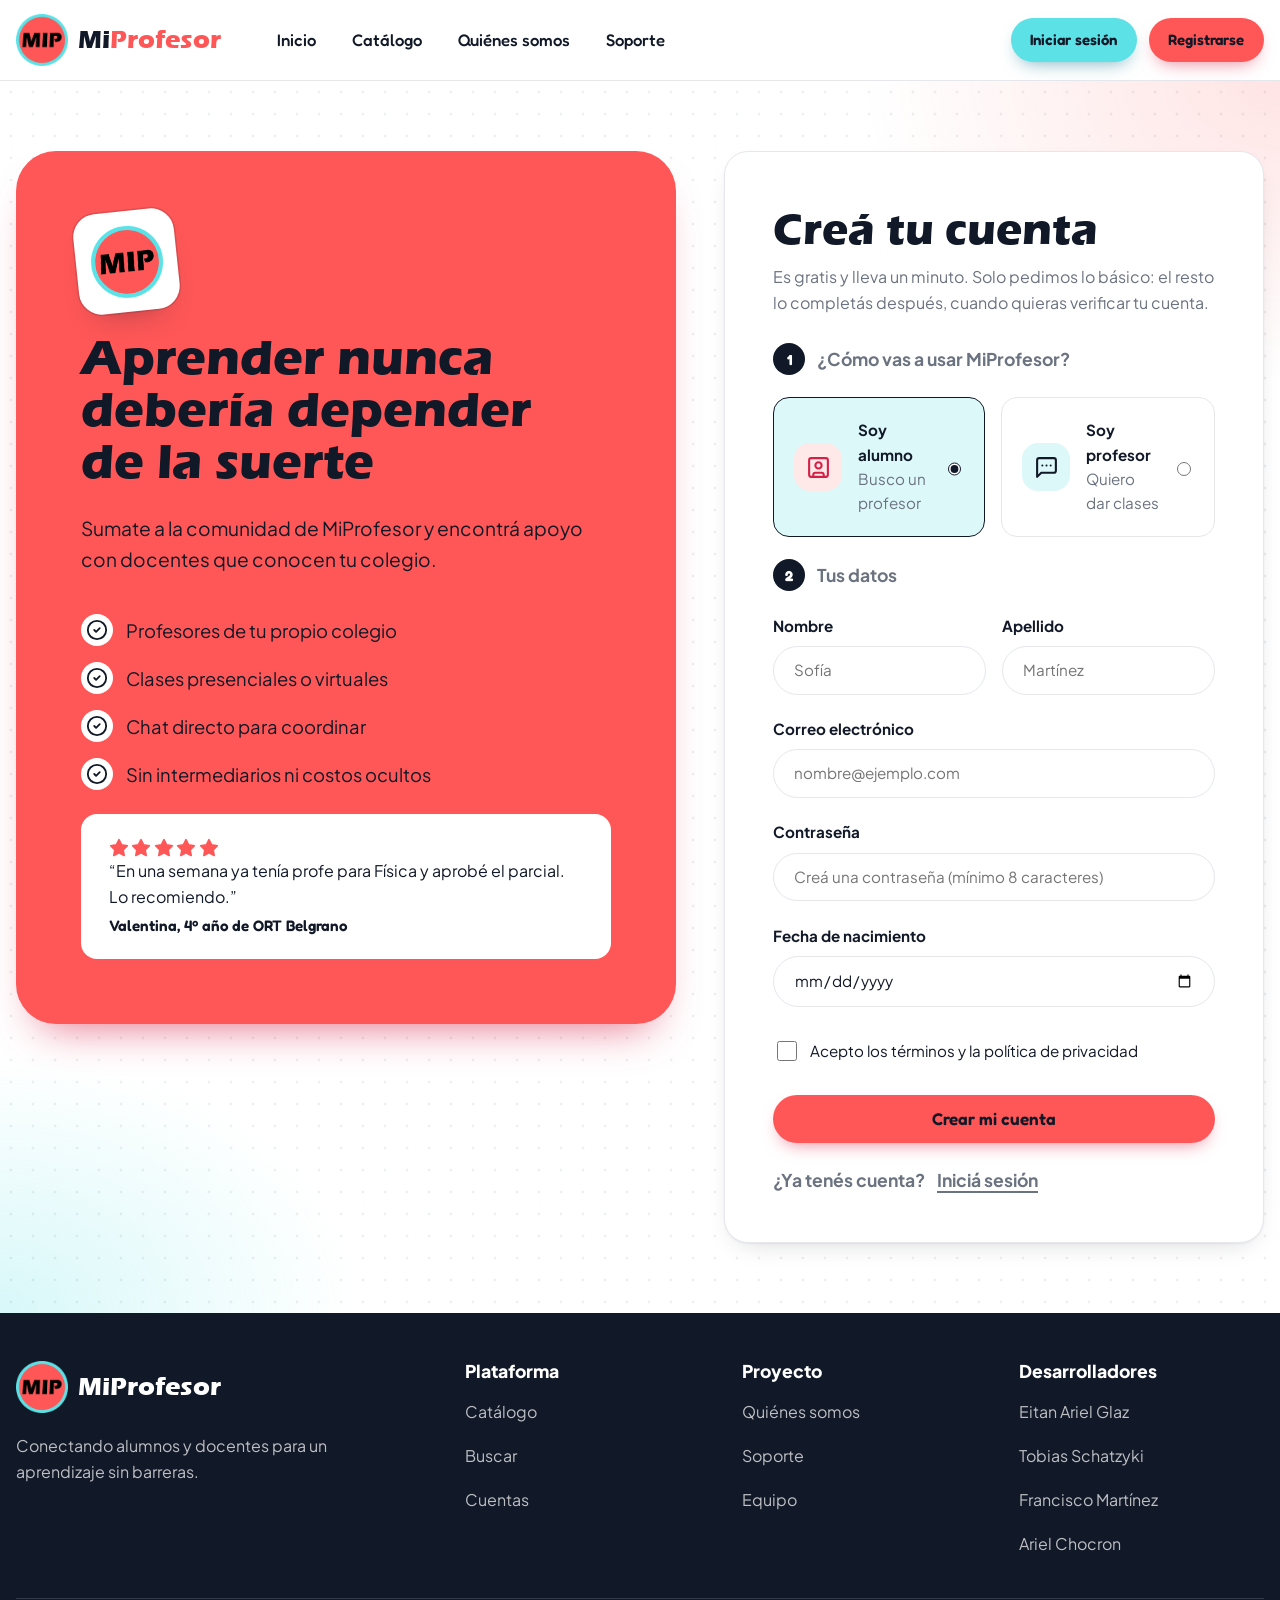
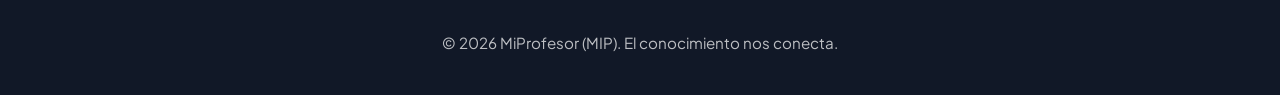
<file: registro.html>
<!DOCTYPE html>
<html lang="es">
<head>
    <meta charset="UTF-8">
    <meta name="viewport" content="width=device-width, initial-scale=1">
    <title>Creá tu cuenta · MiProfesor</title>
    <meta name="description" content="Creá tu cuenta gratis en MiProfesor como alumno o profesor.">
    <link rel="icon" href="img/logo.png">
    <link rel="stylesheet" href="style.css">
    <script src="js/site.js" defer></script>
</head>
<body>
    <header class="encabezado">
        <div class="contenedor">
            <a href="index.html" class="marca"><img src="img/logo.png" alt=""><span>Mi<em>Profesor</em></span></a>
            <nav class="menu" aria-label="Principal"><a href="index.html">Inicio</a><a href="catalogo.html">Catálogo</a><a href="index.html#para-todos">Quiénes somos</a><a href="soporte.html">Soporte</a></nav>
            <div class="acciones">
                <a href="iniciar-sesion.html" class="boton secundario chico">Iniciar sesión</a>
                <a href="registro.html" class="boton principal chico">Registrarse</a>
            </div>
        </div>
    </header>

    <main>
        <section class="acceso">
            <div class="contenedor">
                <div class="card coral">
                    <span class="pegatina" style="--giro:-6deg"><img src="img/logo.png" alt=""></span>
                    <h2>Aprender nunca debería depender de la suerte</h2>
                    <p>Sumate a la comunidad de MiProfesor y encontrá apoyo con docentes que conocen tu colegio.</p>
                    <ul><li><img class="bi" src="icons/check-tinta.svg" alt="">Profesores de tu propio colegio</li><li><img class="bi" src="icons/check-tinta.svg" alt="">Clases presenciales o virtuales</li><li><img class="bi" src="icons/check-tinta.svg" alt="">Chat directo para coordinar</li><li><img class="bi" src="icons/check-tinta.svg" alt="">Sin intermediarios ni costos ocultos</li></ul>
                    <figure><span class="estrellas" role="img" aria-label="5 de 5 estrellas"><img class="bi" src="icons/estrella-coral.svg" alt=""><img class="bi" src="icons/estrella-coral.svg" alt=""><img class="bi" src="icons/estrella-coral.svg" alt=""><img class="bi" src="icons/estrella-coral.svg" alt=""><img class="bi" src="icons/estrella-coral.svg" alt=""></span><blockquote>“En una semana ya tenía profe para Física y aprobé el parcial. Lo recomiendo.”</blockquote><figcaption>Valentina, 4º año de ORT Belgrano</figcaption></figure>
                </div>
                <div class="card">
                    <h1>Creá tu cuenta</h1>
                    <p>Es gratis y lleva un minuto. Solo pedimos lo básico: el resto lo completás después, cuando quieras verificar tu cuenta.</p>
                    <form class="formulario" action="panel.html" id="formularioRegistro" novalidate>
                        <p><span class="avatar oscuro">1</span>¿Cómo vas a usar MiProfesor?</p>
                        <fieldset>
                            <legend hidden>Tipo de cuenta</legend>
                            <label class="rol"><span class="icono"><img class="bi" src="icons/user-magenta.svg" alt=""></span><span>Soy alumno<span>Busco un profesor</span></span><input type="radio" name="rol" value="alumno" checked></label>
                            <label class="rol"><span class="icono celeste"><img class="bi" src="icons/message-tinta.svg" alt=""></span><span>Soy profesor<span>Quiero dar clases</span></span><input type="radio" name="rol" value="profesor"></label>
                        </fieldset>
                        <p><span class="avatar oscuro">2</span>Tus datos</p>
                        <label>Nombre<input type="text" name="nombre" placeholder="Sofía" required autocomplete="given-name"></label>
                        <label>Apellido<input type="text" name="apellido" placeholder="Martínez" required autocomplete="family-name"></label>
                        <label class="ancho">Correo electrónico<input type="email" name="correo" placeholder="nombre@ejemplo.com" required autocomplete="email"></label>
                        <label class="ancho">Contraseña<input type="password" name="clave" placeholder="Creá una contraseña (mínimo 8 caracteres)" minlength="8" required autocomplete="new-password"></label>
                        <label class="ancho">Fecha de nacimiento<input type="date" name="nacimiento" required></label>
                        <label class="casilla ancho"><input type="checkbox" name="terminos" required>Acepto los términos y la política de privacidad</label>
                        <p class="mensajeError" role="alert"></p>
                        <button type="submit" class="boton principal">Crear mi cuenta</button>
                        <p class="alternativa">¿Ya tenés cuenta? <a href="iniciar-sesion.html">Iniciá sesión</a></p>
                    </form>
                </div>
            </div>
        </section>
    </main>

    <footer class="pie">
        <div class="contenedor">
            <div>
                <div>
                    <a href="index.html" class="marca"><img src="img/logo.png" alt=""><span>Mi<em>Profesor</em></span></a>
                    <p>Conectando alumnos y docentes para un aprendizaje sin barreras.</p>
                </div>
                <div>
                    <h4>Plataforma</h4>
                    <ul><li><a href="catalogo.html">Catálogo</a></li><li><a href="catalogo.html#buscar">Buscar</a></li><li><a href="registro.html">Cuentas</a></li></ul>
                </div>
                <div>
                    <h4>Proyecto</h4>
                    <ul><li><a href="index.html#para-todos">Quiénes somos</a></li><li><a href="soporte.html">Soporte</a></li><li><a href="index.html#equipo">Equipo</a></li></ul>
                </div>
                <div id="equipo">
                    <h4>Desarrolladores</h4>
                    <ul><li>Eitan Ariel Glaz</li><li>Tobias Schatzyki</li><li>Francisco Martínez</li><li>Ariel Chocron</li></ul>
                </div>
            </div>
            <p>© 2026 MiProfesor (MIP). El conocimiento nos conecta.</p>
        </div>
    </footer>
</body>
</html>
</file>
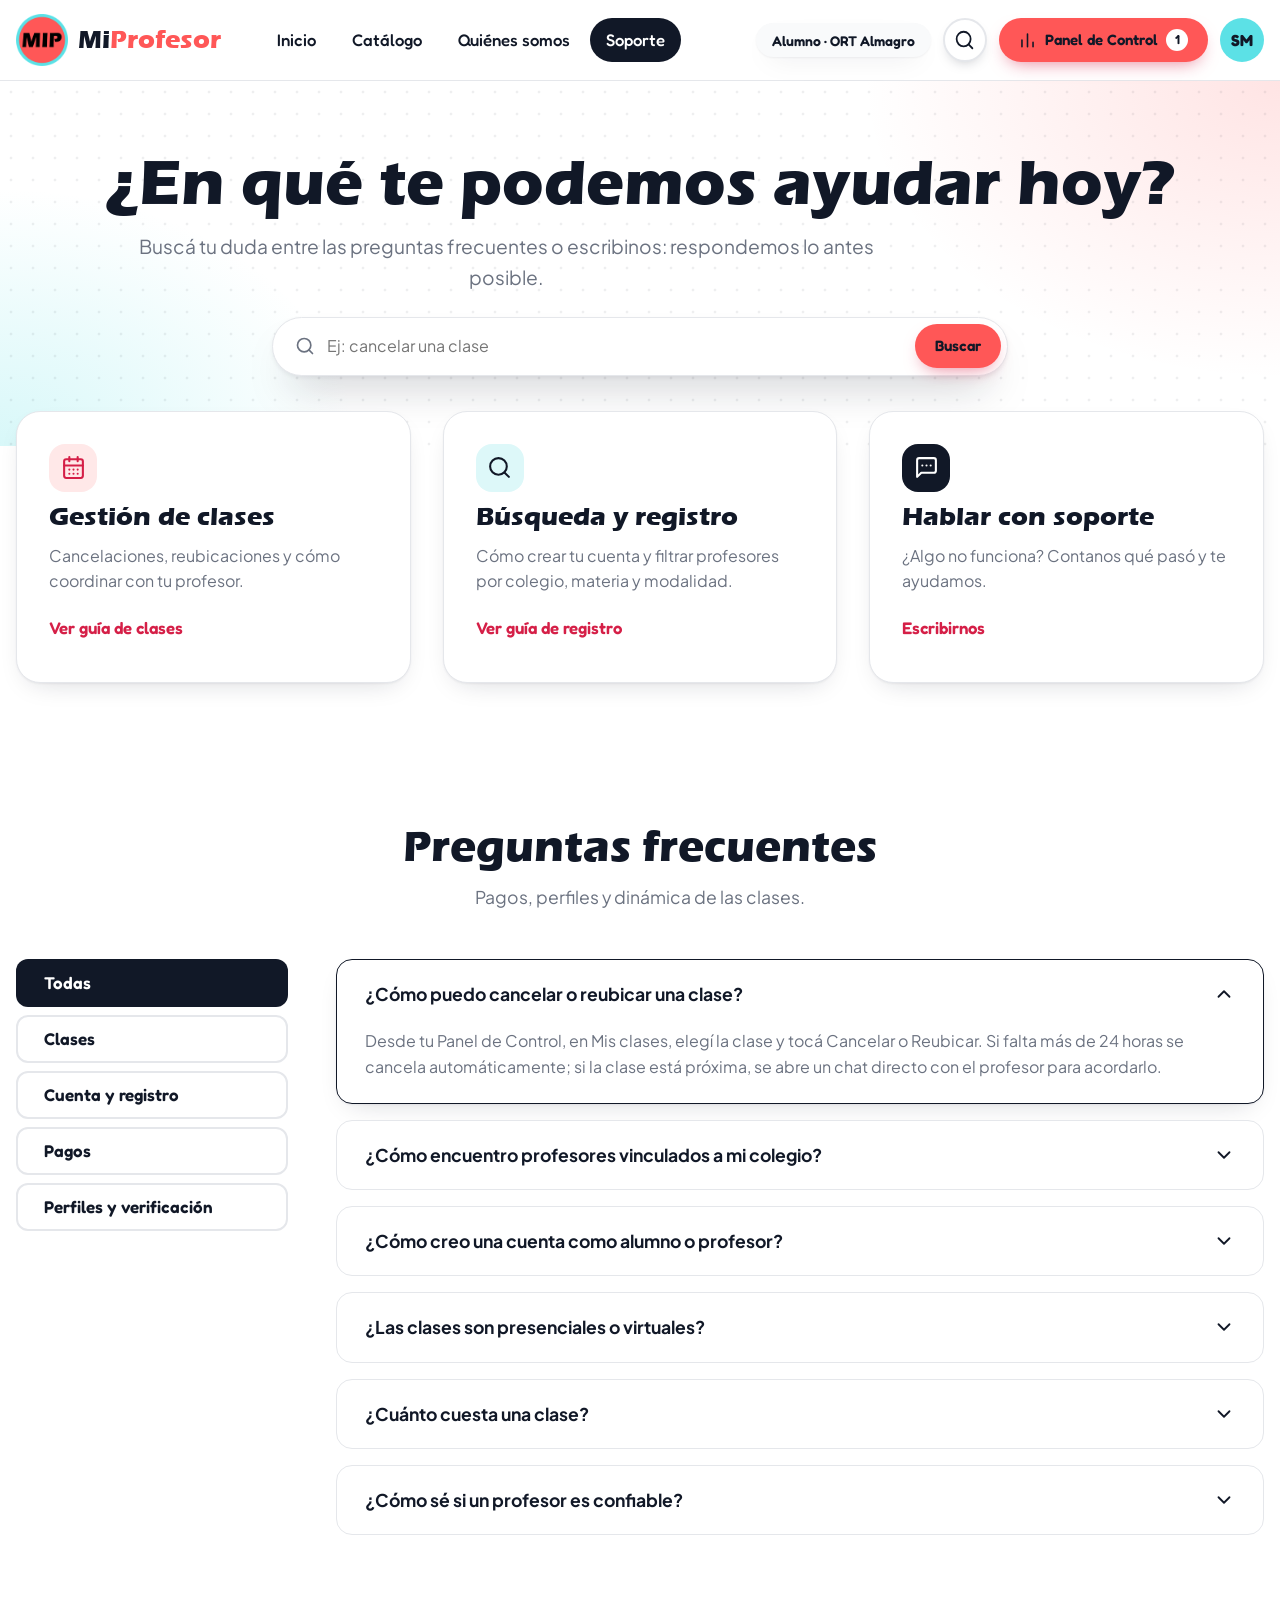
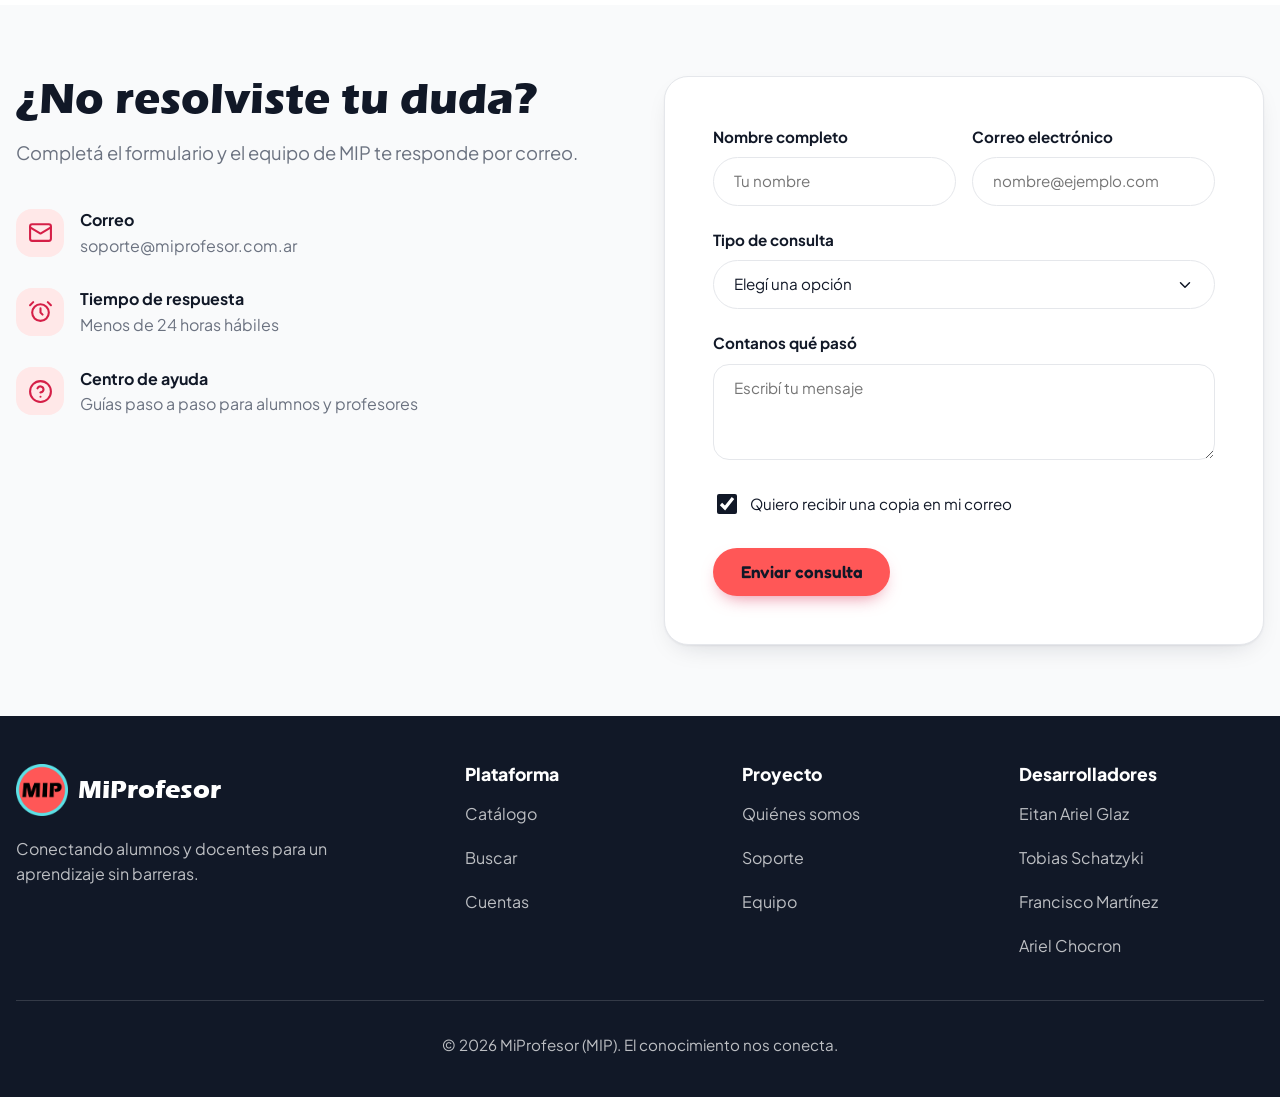
<file: soporte.html>
<!DOCTYPE html>
<html lang="es">
<head>
    <meta charset="UTF-8">
    <meta name="viewport" content="width=device-width, initial-scale=1">
    <title>Soporte · MiProfesor</title>
    <meta name="description" content="Centro de ayuda de MiProfesor: preguntas frecuentes y contacto con soporte.">
    <link rel="icon" href="img/logo.png">
    <link rel="stylesheet" href="style.css">
    <script src="js/site.js" defer></script>
</head>
<body>
    <header class="encabezado">
        <div class="contenedor">
            <a href="index.html" class="marca"><img src="img/logo.png" alt=""><span>Mi<em>Profesor</em></span></a>
            <nav class="menu" aria-label="Principal"><a href="index.html">Inicio</a><a href="catalogo.html">Catálogo</a><a href="index.html#para-todos">Quiénes somos</a><a href="soporte.html" aria-current="page">Soporte</a></nav>
            <div class="acciones">
                <span class="pildora">Alumno · ORT Almagro</span>
                <a href="catalogo.html" class="boton botonIcono" aria-label="Buscar profesores"><img class="bi" src="icons/search-tinta.svg" alt=""></a>
                <a href="panel.html" class="boton principal chico"><img class="bi" src="icons/chart-tinta.svg" alt=""><span>Panel de Control</span><span class="contador" aria-label="1 novedad">1</span></a>
                <a href="mi-perfil.html" class="avatar" aria-label="Mi perfil">SM</a>
            </div>
        </div>
    </header>

    <main>
        <section class="cabecera centrada">
            <div class="contenedor">
                <div>
                    <h1>¿En qué te podemos ayudar hoy?</h1>
                    <p>Buscá tu duda entre las preguntas frecuentes o escribinos: respondemos lo antes posible.</p>
                </div>
                <form class="buscador" role="search" action="#preguntas">
                    <img class="bi" src="icons/search-suave.svg" alt="">
                    <input type="search" placeholder="Ej: cancelar una clase" aria-label="Buscar en la ayuda">
                    <button type="submit" class="boton principal chico">Buscar</button>
                </form>
            </div>
        </section>

        <section class="ayuda">
            <div class="contenedor grilla3">
                <div class="card"><span class="icono"><img class="bi" src="icons/calendar-magenta.svg" alt=""></span><h2>Gestión de clases</h2><p>Cancelaciones, reubicaciones y cómo coordinar con tu profesor.</p><a href="#preguntas" class="enlace">Ver guía de clases</a></div>
                <div class="card"><span class="icono celeste"><img class="bi" src="icons/search-tinta.svg" alt=""></span><h2>Búsqueda y registro</h2><p>Cómo crear tu cuenta y filtrar profesores por colegio, materia y modalidad.</p><a href="#preguntas" class="enlace">Ver guía de registro</a></div>
                <div class="card"><span class="icono oscuro"><img class="bi" src="icons/message-blanco.svg" alt=""></span><h2>Hablar con soporte</h2><p>¿Algo no funciona? Contanos qué pasó y te ayudamos.</p><a href="#contacto" class="enlace">Escribirnos</a></div>
            </div>
        </section>

        <section class="preguntas" id="preguntas">
            <div class="encabezadoSeccion">
                <h2>Preguntas frecuentes</h2>
                <p>Pagos, perfiles y dinámica de las clases.</p>
            </div>
            <div class="contenedor">
                <div role="group" aria-label="Filtrar por tema"><button type="button" class="boton" data-tema="todas" aria-pressed="true">Todas</button><button type="button" class="boton" data-tema="clases" aria-pressed="false">Clases</button><button type="button" class="boton" data-tema="cuenta" aria-pressed="false">Cuenta y registro</button><button type="button" class="boton" data-tema="pagos" aria-pressed="false">Pagos</button><button type="button" class="boton" data-tema="perfiles" aria-pressed="false">Perfiles y verificación</button></div>
                <div>
                    <details name="pregunta" data-tema="clases" open><summary>¿Cómo puedo cancelar o reubicar una clase?<img class="bi" src="icons/chevron-tinta.svg" alt=""></summary><p>Desde tu Panel de Control, en Mis clases, elegí la clase y tocá Cancelar o Reubicar. Si falta más de 24 horas se cancela automáticamente; si la clase está próxima, se abre un chat directo con el profesor para acordarlo.</p></details>
                    <details name="pregunta" data-tema="cuenta"><summary>¿Cómo encuentro profesores vinculados a mi colegio?<img class="bi" src="icons/chevron-tinta.svg" alt=""></summary><p>En el Catálogo, filtrá por colegio. Si vinculaste tu colegio al registrarte, los profesores que ya trabajan con su programa aparecen primero.</p></details>
                    <details name="pregunta" data-tema="cuenta"><summary>¿Cómo creo una cuenta como alumno o profesor?<img class="bi" src="icons/chevron-tinta.svg" alt=""></summary><p>Tocá Registrarse, elegí si sos alumno o profesor y completá tus datos. Los profesores después pueden sumar materias, precios y horarios desde su perfil.</p></details>
                    <details name="pregunta" data-tema="clases"><summary>¿Las clases son presenciales o virtuales?<img class="bi" src="icons/chevron-tinta.svg" alt=""></summary><p>Las dos. Cada profesor indica en su perfil qué modalidades ofrece y en qué zona da clases presenciales.</p></details>
                    <details name="pregunta" data-tema="pagos"><summary>¿Cuánto cuesta una clase?<img class="bi" src="icons/chevron-tinta.svg" alt=""></summary><p>Cada profesor define su precio por hora y lo ves en su perfil antes de reservar. Crear tu cuenta en MiProfesor es gratis.</p></details>
                    <details name="pregunta" data-tema="perfiles"><summary>¿Cómo sé si un profesor es confiable?<img class="bi" src="icons/chevron-tinta.svg" alt=""></summary><p>Fijate si tiene la marca de cuenta verificada y leé las reseñas de otros alumnos, que solo pueden dejarse después de tomar una clase.</p></details>
                </div>
            </div>
        </section>

        <section class="contacto" id="contacto">
            <div class="contenedor">
                <div>
                    <h2>¿No resolviste tu duda?</h2>
                    <p>Completá el formulario y el equipo de MIP te responde por correo.</p>
                    <ul>
                        <li><span class="icono"><img class="bi" src="icons/mail-magenta.svg" alt=""></span><span><b>Correo</b><span>soporte@miprofesor.com.ar</span></span></li>
                        <li><span class="icono"><img class="bi" src="icons/alarm-magenta.svg" alt=""></span><span><b>Tiempo de respuesta</b><span>Menos de 24 horas hábiles</span></span></li>
                        <li><span class="icono"><img class="bi" src="icons/help-magenta.svg" alt=""></span><span><b>Centro de ayuda</b><span>Guías paso a paso para alumnos y profesores</span></span></li>
                    </ul>
                </div>
                <form class="card formulario" id="formularioConsulta" novalidate>
                    <label>Nombre completo<input type="text" name="nombre" placeholder="Tu nombre" required autocomplete="name"></label>
                    <label>Correo electrónico<input type="email" name="correo" placeholder="nombre@ejemplo.com" required autocomplete="email"></label>
                    <label class="ancho">Tipo de consulta<select name="tipo" required><option value="">Elegí una opción</option><option>Clases</option><option>Cuenta y registro</option><option>Pagos</option><option>Perfiles y verificación</option><option>Otro</option></select></label>
                    <label class="ancho">Contanos qué pasó<textarea name="mensaje" placeholder="Escribí tu mensaje" required></textarea></label>
                    <label class="casilla ancho"><input type="checkbox" name="copia" checked>Quiero recibir una copia en mi correo</label>
                    <p class="mensajeError" role="alert"></p>
                    <button type="submit" class="boton principal">Enviar consulta</button>
                    <div class="aviso" role="status" hidden>
                        <span>¡Gracias! Recibimos tu consulta y te respondemos pronto.</span>
                        <button type="button" aria-label="Cerrar aviso"><img class="bi" src="icons/close-exito.svg" alt=""></button>
                    </div>
                </form>
            </div>
        </section>
    </main>

    <footer class="pie">
        <div class="contenedor">
            <div>
                <div>
                    <a href="index.html" class="marca"><img src="img/logo.png" alt=""><span>Mi<em>Profesor</em></span></a>
                    <p>Conectando alumnos y docentes para un aprendizaje sin barreras.</p>
                </div>
                <div>
                    <h4>Plataforma</h4>
                    <ul><li><a href="catalogo.html">Catálogo</a></li><li><a href="catalogo.html#buscar">Buscar</a></li><li><a href="registro.html">Cuentas</a></li></ul>
                </div>
                <div>
                    <h4>Proyecto</h4>
                    <ul><li><a href="index.html#para-todos">Quiénes somos</a></li><li><a href="soporte.html">Soporte</a></li><li><a href="index.html#equipo">Equipo</a></li></ul>
                </div>
                <div id="equipo">
                    <h4>Desarrolladores</h4>
                    <ul><li>Eitan Ariel Glaz</li><li>Tobias Schatzyki</li><li>Francisco Martínez</li><li>Ariel Chocron</li></ul>
                </div>
            </div>
            <p>© 2026 MiProfesor (MIP). El conocimiento nos conecta.</p>
        </div>
    </footer>
</body>
</html>
</file>
<file: style.css>
/* =========================================================
   0) VARIABLES Y BASE
   ========================================================= */

/* Fuentes locales (variables), sin depender de Google Fonts */
@font-face { font-family: 'Plus Jakarta Sans'; font-style: normal; font-weight: 200 800; font-display: swap; src: url('fonts/plusJakartaSansLatin.woff2') format('woff2'); unicode-range: U+0000-00FF, U+0131, U+0152-0153, U+02BB-02BC, U+02C6, U+02DA, U+02DC, U+0304, U+0308, U+0329, U+2000-206F, U+20AC, U+2122, U+2191, U+2193, U+2212, U+2215, U+FEFF, U+FFFD; }
@font-face { font-family: 'Plus Jakarta Sans'; font-style: normal; font-weight: 200 800; font-display: swap; src: url('fonts/plusJakartaSansLatinExt.woff2') format('woff2'); unicode-range: U+0100-02BA, U+02BD-02C5, U+02C7-02CC, U+02CE-02D7, U+02DD-02FF, U+0304, U+0308, U+0329, U+1D00-1DBF, U+1E00-1E9F, U+1EF2-1EFF, U+2020, U+20A0-20AB, U+20AD-20C0, U+2113, U+2C60-2C7F, U+A720-A7FF; }

/* Eras Bold ITC: titulares principales y logotipo (un solo peso; el rango evita que el navegador la engrose) */
@font-face { font-family: 'Eras Bold ITC'; font-style: normal; font-weight: 100 900; font-display: swap; src: url('fonts/erasBoldItc.woff2') format('woff2'); }

/* Fredoka: la fuente redondeada de la marca para botones, cifras y etiquetas */
@font-face { font-family: 'Fredoka'; font-style: normal; font-weight: 300 700; font-display: swap; src: url('fonts/fredokaLatin.woff2') format('woff2'); unicode-range: U+0000-00FF, U+0131, U+0152-0153, U+02BB-02BC, U+02C6, U+02DA, U+02DC, U+0304, U+0308, U+0329, U+2000-206F, U+20AC, U+2122, U+2191, U+2193, U+2212, U+2215, U+FEFF, U+FFFD; }
@font-face { font-family: 'Fredoka'; font-style: normal; font-weight: 300 700; font-display: swap; src: url('fonts/fredokaLatinExt.woff2') format('woff2'); unicode-range: U+0100-02BA, U+02BD-02C5, U+02C7-02CC, U+02CE-02D7, U+02DD-02FF, U+0304, U+0308, U+0329, U+1D00-1DBF, U+1E00-1E9F, U+1EF2-1EFF, U+2020, U+20A0-20AB, U+20AD-20C0, U+2113, U+2C60-2C7F, U+A720-A7FF; }

/* Los mismos tokens que MIPROFE-MIP (wwwroot/css/site.css): ningún hex fuera de acá */
:root {
    /* Paleta de marca */
    --colorCoral: #FF5757;
    --colorMagenta: #D51F47;
    --colorCoralSuave: #FFE8E8;
    --colorCeleste: #5CE1E6;
    --colorCelesteOscuro: #0E7490;
    --colorCelesteSuave: #DDF8F9;
    --colorTinta: #111827;
    --colorFondo: #F9FAFB;
    --colorSuperficie: #FFFFFF;
    --colorBorde: #E5E7EB;
    --colorTexto: #111827;
    --colorTextoSuave: #6B7280;
    --colorExito: #047857;
    --colorExitoSuave: #D1FAE5;

    /* Tipografías */
    --fuenteTexto: 'Plus Jakarta Sans', system-ui, -apple-system, 'Segoe UI', Roboto, sans-serif;
    --fuenteTitulos: 'Eras Bold ITC', 'Fredoka', 'Plus Jakarta Sans', system-ui, sans-serif;
    --fuenteMarca: 'Fredoka', 'Plus Jakarta Sans', system-ui, sans-serif;

    /* Forma y profundidad */
    --radioChico: .75rem;
    --radioMedio: 1rem;
    --radioGrande: 1.5rem;
    --sombraSuave: 0 1px 2px rgba(17, 24, 39, .05), 0 10px 28px -14px rgba(17, 24, 39, .22);
    --sombraFlotante: 0 2px 4px rgba(17, 24, 39, .06), 0 24px 44px -20px rgba(17, 24, 39, .35);
    --sombraCoral: 0 24px 44px -24px rgba(213, 31, 71, .7);
    --sombraTinta: 0 24px 44px -24px rgba(17, 24, 39, .75);
    --sombraPanel: 0 30px 60px -36px rgba(17, 24, 39, .35);
    --sombraAvatar: 0 12px 24px -12px rgba(17, 24, 39, .5);
    --anilloFoco: 0 0 0 4px rgba(92, 225, 230, .6);
    --troquel: 0 0 0 5px var(--colorSuperficie), 0 0 0 6.5px rgba(17, 24, 39, .14), 0 18px 30px -14px rgba(17, 24, 39, .35);
    --fondoLavado: radial-gradient(circle, rgba(17, 24, 39, .07) 1.2px, transparent 1.7px) 0 0 / 22px 22px,
        radial-gradient(42rem 30rem at 100% 0%, rgba(255, 87, 87, .16), transparent 62%),
        radial-gradient(36rem 26rem at 0% 100%, rgba(92, 225, 230, .24), transparent 62%),
        var(--colorSuperficie);

    /* Movimiento */
    --curvaSuave: cubic-bezier(.2, .8, .2, 1);

    /* Medidas fluidas */
    --espacioSeccion: clamp(2.5rem, 2rem + 3vw, 4.5rem);
}

*, *::before, *::after { box-sizing: border-box; }

html {
    scroll-behavior: smooth;
    scroll-padding-top: 5.5rem;
}

/* En pantallas grandes todo escala con la raíz para que el contenido no quede chico en el centro */
@media (width >= 1536px) {
    html { font-size: 112.5%; }
}

@media (width >= 1920px) {
    html { font-size: 125%; }
}

body {
    display: flex;
    flex-direction: column;
    min-height: 100vh;
    margin: 0;
    background-color: var(--colorSuperficie);
    color: var(--colorTexto);
    font-family: var(--fuenteTexto);
    line-height: 1.6;
    -webkit-font-smoothing: antialiased;
}

main {
    flex: 1 0 auto;
    overflow-x: clip;
}

::selection {
    background-color: var(--colorCeleste);
    color: var(--colorTinta);
}

:focus-visible {
    outline: 3px solid var(--colorFoco, var(--colorTinta));
    outline-offset: 3px;
}

/* Sobre fondos oscuros el foco es celeste */
.pie,
.llamadoFinal,
.card.oscura {
    --colorFoco: var(--colorCeleste);
}

/* El contenedor de todas las zonas (hace de .container) */
.contenedor {
    width: min(80rem, 100% - 2rem);
    margin-inline: auto;
}

/* El hidden del HTML gana siempre, aunque la clase tenga display */
[hidden] {
    display: none !important;
}


/* =========================================================
   1) HEADER
   ========================================================= */

.encabezado {
    position: sticky;
    top: 0;
    z-index: 10;
    border-bottom: 1px solid var(--colorBorde);
    background-color: var(--colorSuperficie);
}

.encabezado .contenedor {
    display: flex;
    align-items: center;
    gap: 2.5rem;
    min-height: 5rem;
}

.marca {
    display: flex;
    align-items: center;
    gap: .6rem;
    color: var(--colorTinta);
    font: 400 1.6rem var(--fuenteTitulos);
}

.marca img {
    width: 3.25rem;
    height: 3.25rem;
}

.marca em {
    font-style: normal;
    color: var(--colorCoral);
}

.menu {
    display: flex;
    gap: .25rem;
}

/* Lo elegido va en tinta con texto blanco: también el link de la página actual */
.menu a {
    display: inline-flex;
    align-items: center;
    min-height: 2.75rem;
    padding: 0 1rem;
    border-radius: 999px;
    color: var(--colorTexto);
    font: 500 1.05rem var(--fuenteMarca);
}

.menu a[aria-current] {
    background-color: var(--colorTinta);
    color: var(--colorSuperficie);
}

@media (hover: hover) {
    .menu a:not([aria-current]):hover {
        background-color: var(--colorFondo);
    }
}

.encabezado .acciones {
    display: flex;
    align-items: center;
    gap: .75rem;
    margin-left: auto;
}

.encabezado .avatar {
    background-color: var(--colorCeleste);
}

/* El número de novedades dentro del botón del Panel */
.contador {
    display: grid;
    place-items: center;
    min-width: 1.4rem;
    height: 1.4rem;
    padding-inline: .3rem;
    border-radius: 999px;
    background-color: var(--colorSuperficie);
    color: var(--colorTinta);
    font-size: .8rem;
}

@media (width < 1280px) {
    .encabezado .pildora {
        display: none;
    }
}

@media (width < 1024px) {
    .menu {
        display: none;
    }
}

@media (width < 576px) {
    .encabezado .contenedor { gap: .75rem; }
    .encabezado .acciones { gap: .5rem; }
    .encabezado .boton { padding-inline: .8rem; }
    .encabezado .boton span:not(.contador) { display: none; }
    .marca span { display: none; }
}


/* =========================================================
   2) ETIQUETAS GENERALES Y COMPONENTES REUTILIZABLES
   ========================================================= */

section {
    padding-block: var(--espacioSeccion);
}

h1, h2, h3, h4, h5 {
    margin: 0;
    color: var(--colorTinta);
    font-weight: 800;
    line-height: 1.15;
}

/* Eras Bold ITC se reserva para los titulares de mayor jerarquía (h1 y h2) */
h1, h2 {
    font-family: var(--fuenteTitulos);
    font-weight: 400;
    text-wrap: balance;
}

h1 {
    font-size: clamp(2.25rem, 1.4rem + 3.6vw, 4rem);
    line-height: 1;
}

h2 {
    font-size: clamp(1.75rem, 1.2rem + 2.2vw, 2.75rem);
    line-height: 1.05;
}

h3 {
    font-size: 1.15rem;
}

p, blockquote, figure, dl, dd {
    margin: 0;
}

a {
    color: inherit;
    text-decoration: none;
}

/* Los enlaces dentro de texto sí se subrayan */
:is(p, label) a {
    font-weight: 700;
    text-decoration: underline;
    text-decoration-thickness: 2px;
    text-underline-offset: .2em;
}

/* Un nombre que lleva al perfil: 44px de toque sin agrandar la línea */
:is(h3, .resena b, .plancha b) > a {
    display: inline-block;
    padding-block: .7rem;
    margin-block: -.7rem;
}

ul, ol {
    margin: 0;
    padding: 0;
    list-style: none;
}

img {
    max-width: 100%;
    display: block;
}

button, input, select, textarea {
    font: inherit;
    color: inherit;
}

/* Ícono suelto (los SVG de /icons, uno por color) */
.bi {
    display: inline-block;
    flex: none;
    width: 1.25em;
    height: 1.25em;
}

/* Palabra resaltada con un marcador celeste (solo un h1 por página y el h2 de .llamadoFinal) */
mark {
    padding: 0;
    background-color: transparent;
    background-image: linear-gradient(var(--colorCeleste), var(--colorCeleste));
    background-repeat: no-repeat;
    background-position: 0 88%;
    background-size: 100% .28em;
    color: var(--colorCoral);
    -webkit-box-decoration-break: clone;
    box-decoration-break: clone;
}

/* Encabezado centrado reutilizable de cada sección */
.encabezadoSeccion {
    max-width: 48rem;
    margin: 0 auto 3rem;
    text-align: center;
}

.encabezadoSeccion p {
    margin-top: .8rem;
    color: var(--colorTextoSuave);
    font-size: 1.1rem;
}

/* Píldora: solo para un dato real (el rol) */
.pildora {
    display: inline-flex;
    align-items: center;
    gap: .35rem;
    padding: .2rem .8rem;
    border-radius: 999px;
    background-color: var(--colorCeleste);
    color: var(--colorTexto);
    font: 600 .875rem var(--fuenteMarca);
}

.encabezado .pildora {
    padding: .55rem 1rem;
    background-color: var(--colorFondo);
    box-shadow: var(--sombraSuave);
}

/* Etiqueta chica: materias, modalidad, cuenta verificada y filtros activos */
.badge {
    display: inline-flex;
    align-items: center;
    gap: .3rem;
    padding: .3rem .85rem;
    border-radius: 999px;
    background-color: var(--colorFondo);
    color: var(--colorTexto);
    font: 600 .9rem var(--fuenteMarca);
}

.badge.coral { background-color: var(--colorCoral); }
.badge.celeste { background-color: var(--colorCelesteSuave); }
.badge.exito { background-color: var(--colorExitoSuave); color: var(--colorExito); }

/* Quitar un filtro: 24px de toque, la excepción de la guía */
button.badge {
    min-height: 1.5rem;
    border: 0;
    background-color: var(--colorCoral);
    cursor: pointer;
}

/* Iniciales de una persona */
.avatar {
    display: inline-grid;
    place-items: center;
    flex: none;
    width: 2.75rem;
    height: 2.75rem;
    border-radius: 50%;
    background-color: var(--colorCoralSuave);
    color: var(--colorTinta);
    font: 700 1rem var(--fuenteMarca);
}

.avatar.coral { background-color: var(--colorCoral); }
.avatar.celeste { background-color: var(--colorCeleste); }
.avatar.oscuro { background-color: var(--colorTinta); color: var(--colorSuperficie); }

/* ---------- Botones de marca (píldora que sube al pasar el mouse) ---------- */
.boton {
    display: inline-flex;
    align-items: center;
    justify-content: center;
    gap: .5rem;
    min-height: 3rem;
    padding: 0 1.6rem;
    border: 2px solid var(--colorBorde);
    border-radius: 999px;
    background-color: var(--colorSuperficie);
    color: var(--colorTexto);
    font: 600 1.0625rem/1.2 var(--fuenteMarca);
    white-space: nowrap;
    cursor: pointer;
    box-shadow: 0 6px 14px -8px rgba(17, 24, 39, .35);
    transition: translate .2s var(--curvaSuave), box-shadow .2s var(--curvaSuave);
}

@media (hover: hover) {
    .boton:hover {
        translate: 0 -3px;
        box-shadow: 0 12px 22px -10px rgba(17, 24, 39, .45);
    }
}

.boton:active {
    translate: 0 1px;
}

/* Sobre coral y celeste el texto va en tinta (el blanco no llega al contraste) */
.boton.principal {
    border-color: transparent;
    background-color: var(--colorCoral);
    box-shadow: 0 8px 18px -8px rgba(213, 31, 71, .6);
}

.boton.secundario {
    border-color: transparent;
    background-color: var(--colorCeleste);
    box-shadow: 0 8px 18px -8px rgba(14, 116, 144, .6);
}

.boton.contorno {
    border-color: var(--colorTinta);
}

.boton.oscuro {
    border-color: transparent;
    background-color: var(--colorTinta);
    color: var(--colorSuperficie);
}

.boton.chico {
    min-height: 2.75rem;
    padding: 0 1.1rem;
    font-size: .9375rem;
}

/* Botones solo con ícono (buscar, avisarme, copiar enlace) */
.boton.botonIcono {
    width: 2.75rem;
    min-height: 2.75rem;
    padding: 0;
}

.boton:disabled {
    opacity: .5;
    cursor: not-allowed;
    box-shadow: none;
    translate: none;
}

.boton[aria-pressed="true"] {
    border-color: transparent;
    background-color: var(--colorTinta);
    color: var(--colorSuperficie);
}

.boton[aria-pressed="true"] img {
    filter: invert(1);
}

/* Link suelto (fuera de una frase): 44px de toque */
.enlace {
    display: inline-flex;
    align-items: center;
    min-height: 2.75rem;
    color: var(--colorMagenta);
    font: 600 1.05rem var(--fuenteMarca);
}

button.enlace {
    border: 0;
    background: none;
    cursor: pointer;
}

@media (hover: hover) {
    .enlace:hover {
        text-decoration: underline;
    }
}

/* ---------- Tarjeta ---------- */
.card {
    display: flex;
    flex-direction: column;
    gap: .75rem;
    padding: 2rem;
    border: 1.5px solid var(--colorBorde);
    border-radius: var(--radioGrande);
    background-color: var(--colorSuperficie);
    color: var(--colorTexto);
    box-shadow: var(--sombraSuave);
    transition: translate .25s var(--curvaSuave), box-shadow .25s var(--curvaSuave), border-color .25s var(--curvaSuave);
}

@media (hover: hover) {
    /* Solo levitan las tarjetas que se abren; la capa celeste plana es la única del sistema */
    .card:is(a, .profesorFila):hover {
        translate: -4px -4px;
        border-color: var(--colorTinta);
        box-shadow: 6px 6px 0 var(--colorCeleste), 0 22px 36px -18px rgba(17, 24, 39, .3);
    }
}

.card p {
    color: var(--colorTextoSuave);
}

/* Sobre coral y celeste el texto va en tinta */
.card.coral {
    border-color: transparent;
    background-color: var(--colorCoral);
    box-shadow: var(--sombraCoral);
}

.card.celeste {
    border-color: transparent;
    background-color: var(--colorCeleste);
}

.card:is(.coral, .celeste) :is(h2, h3, p) {
    color: var(--colorTexto);
}

.card.oscura {
    border-color: transparent;
    background-color: var(--colorTinta);
    color: var(--colorSuperficie);
    box-shadow: var(--sombraTinta);
}

.card.oscura :is(h2, h3) {
    color: var(--colorSuperficie);
}

.card.oscura p {
    color: var(--colorBorde);
}

/* Tarjeta de "no hay nada todavía": centrada */
.card.estadoVacio {
    align-items: center;
    max-width: 40rem;
    margin-inline: auto;
    padding-block: 5rem;
    text-align: center;
}

/* Ícono cuadrado de las tarjetas */
.icono {
    display: inline-flex;
    align-items: center;
    justify-content: center;
    flex-shrink: 0;
    width: 3rem;
    height: 3rem;
    border-radius: var(--radioMedio);
    background-color: var(--colorCoralSuave);
    font-size: 1.25rem;
}

.icono.celeste { background-color: var(--colorCelesteSuave); }
.icono.oscuro { background-color: var(--colorTinta); }

/* ---------- Pegatina: etiqueta troquelada y girada (--giro va inline) ---------- */
.pegatina {
    display: inline-flex;
    align-items: center;
    gap: .4rem;
    padding: .5rem 1rem;
    border-radius: 1.125rem;
    background-color: var(--colorSuperficie);
    color: var(--colorTexto);
    font-family: var(--fuenteMarca);
    font-weight: 600;
    box-shadow: var(--troquel);
    rotate: var(--giro, -3deg);
}

.pegatina.coral { background-color: var(--colorCoral); }
.pegatina.celeste { background-color: var(--colorCeleste); }

/* Contenedor de pegatinas sueltas, con margen para el troquel */
.plancha {
    position: relative;
    padding: 1rem;
}

/* ---------- Formularios ---------- */
.formulario {
    display: grid;
    grid-template-columns: 1fr 1fr;
    gap: 1.4rem 1rem;
}

label {
    display: grid;
    gap: .5rem;
    font-weight: 700;
    font-size: .95rem;
}

.formulario .ancho {
    grid-column: 1 / -1;
}

input:not([type="checkbox"], [type="radio"], [type="range"]),
select,
textarea {
    width: 100%;
    min-height: 2.75rem;
    padding: .7rem 1.25rem;
    border: 1.5px solid var(--colorBorde);
    border-radius: 999px;
    background-color: var(--colorSuperficie);
    font-weight: 400;
}

:is(input, select, textarea):focus-visible {
    outline: 0;
    border-color: var(--colorTinta);
    box-shadow: var(--anilloFoco);
}

textarea {
    min-height: 6rem;
    border-radius: var(--radioMedio);
    resize: vertical;
}

select {
    appearance: none;
    padding-right: 3rem;
    background: var(--colorSuperficie) url('icons/chevron-tinta.svg') right 1.25rem center / 1.1rem no-repeat;
}

/* El check elegido va en tinta, como todo lo elegido */
input[type="checkbox"],
input[type="radio"],
input[type="range"] {
    accent-color: var(--colorTinta);
}

.casilla {
    display: flex;
    align-items: center;
    gap: .6rem;
    min-height: 2.75rem;
    font-weight: 400;
    cursor: pointer;
}

.casilla input {
    width: 1.25rem;
    height: 1.25rem;
}

.mensajeError {
    grid-column: 1 / -1;
    display: none;
    color: var(--colorMagenta);
    font-weight: 700;
}

/* Aviso de éxito (blanco solo sobre el verde; acá el verde va sobre su tono suave) */
.aviso {
    grid-column: 1 / -1;
    display: flex;
    justify-content: space-between;
    align-items: center;
    gap: 1rem;
    padding: .5rem .5rem .5rem 1.25rem;
    border-radius: var(--radioChico);
    background-color: var(--colorExitoSuave);
    color: var(--colorExito);
    font-weight: 600;
}

.aviso button {
    display: grid;
    place-items: center;
    width: 2.75rem;
    height: 2.75rem;
    border: 0;
    background: none;
    cursor: pointer;
}

/* ---------- Buscador: píldora con ícono, campo y botón ---------- */
.buscador {
    display: flex;
    align-items: center;
    gap: .75rem;
    width: min(46rem, 100%);
    padding: .4rem .4rem .4rem 1.4rem;
    border: 1.5px solid var(--colorBorde);
    border-radius: 999px;
    background-color: var(--colorSuperficie);
    box-shadow: var(--sombraFlotante);
}

.buscador input:not([type]),
.buscador input[type="search"] {
    flex: 1;
    min-width: 0;
    padding: 0;
    border: 0;
    box-shadow: none;
}

/* ---------- Diálogos: todos con la misma caja ---------- */
.dialog {
    width: min(52rem, 100% - 2rem);
    padding: 0;
    border: 0;
    border-radius: var(--radioGrande);
    color: var(--colorTexto);
    box-shadow: var(--sombraFlotante);
}

.dialog::backdrop {
    background-color: rgba(17, 24, 39, .45);
}

.dialog-header,
.dialog-body,
.dialog-footer {
    padding: 1.5rem 2rem;
}

.dialog-header {
    display: flex;
    justify-content: space-between;
    align-items: start;
    gap: 1rem;
    padding-bottom: 0;
}

.dialog-title {
    font-size: 1.9rem;
}

.dialog-body {
    display: grid;
    gap: 1rem;
}

.dialog-footer {
    display: flex;
    justify-content: flex-end;
    gap: .75rem;
    border-top: 1.5px solid var(--colorBorde);
}

.btn-close {
    display: grid;
    place-items: center;
    width: 1.5rem;
    height: 1.5rem;
    padding: 0;
    border: 0;
    background: none;
    cursor: pointer;
}

/* Aviso flotante (snackbar) */
.snackbar {
    position: fixed;
    left: 50%;
    bottom: 1.5rem;
    z-index: 20;
    padding: 1rem 1.5rem;
    border-radius: var(--radioChico);
    background-color: var(--colorTinta);
    color: var(--colorSuperficie);
    box-shadow: var(--sombraFlotante);
    translate: -50% 0;
}

/* Grillas de tarjetas (el layout que en MIP hace Bootstrap) */
.grilla3,
.grilla2 {
    display: grid;
    gap: 2rem;
}

.grilla3 { grid-template-columns: repeat(3, 1fr); }
.grilla2 { grid-template-columns: repeat(2, 1fr); }

@media (width < 1024px) {
    .grilla3,
    .grilla2 {
        grid-template-columns: 1fr;
    }
}

@media (width < 576px) {
    .formulario { grid-template-columns: 1fr; }
    .card { padding: 1.5rem; }
}


/* =========================================================
   3) MAIN
   ========================================================= */

/* ---------- 3.1 Portada ---------- */
.portada {
    background: var(--fondoLavado);
}

.portada .contenedor {
    display: grid;
    grid-template-columns: 1fr 1fr;
    gap: 2rem;
}

.portada h1 {
    margin-block: 2.5rem 3rem;
    font-size: clamp(2.6rem, 1.2rem + 3.6vw, 5.2rem);
}

.portada .contenedor > div > p {
    max-width: 40rem;
    font-size: clamp(1.15rem, .9rem + .8vw, 1.6rem);
    line-height: 1.5;
}

.portada .plancha {
    min-height: 34rem;
}

/* Las dos tarjetas de profe de la portada: pegatinas sueltas y giradas */
.portada .plancha .pegatina {
    position: absolute;
    display: block;
    width: min(30rem, 90%);
    padding: 2rem;
    border-radius: var(--radioGrande);
    font-family: var(--fuenteTexto);
    font-weight: 400;
}

.portada .plancha .pegatina:first-child { top: 1rem; left: 0; }
.portada .plancha .pegatina:last-child { top: 13rem; right: 0; }

.portada .plancha .pegatina > div {
    display: flex;
    align-items: center;
    gap: 1.25rem;
}

.portada .plancha .pegatina > div > img {
    width: 7rem;
    height: 7rem;
    border-radius: 50%;
    object-fit: cover;
}

.portada .plancha b {
    display: block;
    font-size: 1.6rem;
}

.portada .plancha .badge {
    margin-top: .6rem;
    font-size: 1.05rem;
}

.portada .plancha p {
    margin-top: 1.25rem;
    padding-bottom: 1rem;
    border-bottom: 1.5px solid var(--colorBorde);
}

.portada .plancha footer {
    display: flex;
    justify-content: space-between;
    align-items: center;
    margin-top: .75rem;
}

/* Desde la portada se busca por materia y por colegio */
.portada .buscador {
    grid-column: 1 / -1;
    width: min(62rem, 100%);
    margin-top: 2.5rem;
    padding: 1rem;
    border-radius: var(--radioGrande);
}

.portada .buscador input {
    flex: 2;
    min-height: 4rem;
    padding: 0 1.5rem;
    border: 1.5px solid var(--colorBorde);
    border-radius: var(--radioMedio);
}

.portada .buscador input + input {
    flex: 1;
}

.portada .buscador .boton {
    min-height: 4rem;
    padding-inline: 2.5rem;
    border-radius: var(--radioMedio);
    font-size: 1.5rem;
}

@media (width < 1024px) {
    .portada .contenedor { grid-template-columns: 1fr; }
}

@media (width < 768px) {
    .portada .plancha { min-height: 0; display: grid; gap: 2rem; }
    .portada .plancha .pegatina { position: static; width: auto; rotate: none; padding: 1.5rem; }
    .portada .plancha .pegatina > div > img { width: 5rem; height: 5rem; }
    .portada .buscador { flex-wrap: wrap; }
    .portada .buscador :is(input, .boton) { flex: 1 1 100%; }
}

/* ---------- 3.2 Cinta de materias ---------- */
.cinta {
    padding-block: 1.75rem;
    overflow: hidden;
    background-color: var(--colorTinta);
    color: var(--colorSuperficie);
}

.cinta ul {
    display: flex;
    gap: 3.5rem;
    width: max-content;
    font: 500 1.4rem var(--fuenteMarca);
    animation: correrCinta 40s linear infinite;
}

.cinta li::before {
    content: '';
    display: inline-block;
    width: .6rem;
    height: .6rem;
    margin-right: 1rem;
    border-radius: 50%;
    background-color: var(--colorCeleste);
    vertical-align: middle;
}

@keyframes correrCinta {
    to { translate: -50% 0; }
}

/* ---------- 3.3 Pasos ---------- */
.pasos {
    background-color: var(--colorFondo);
}

.pasos .card > div {
    display: flex;
    justify-content: space-between;
    align-items: start;
    margin-bottom: 1rem;
}

.pasos .avatar {
    width: 4rem;
    height: 4rem;
    font-size: 1.6rem;
}

.pasos h3 {
    font-size: 1.5rem;
}

/* ---------- 3.4 Destacados ---------- */
.destacados .encabezadoSeccion {
    display: flex;
    justify-content: space-between;
    align-items: end;
    gap: 2rem;
    max-width: none;
    text-align: left;
}

.destacados h3 {
    font-size: 1.35rem;
}

@media (width < 768px) {
    .destacados .encabezadoSeccion { flex-direction: column; align-items: start; }
}

/* ---------- 3.5 Perfiles (para quién es MIP) ---------- */
.perfiles .card {
    gap: 1.25rem;
    padding: 3.5rem;
    border-radius: 2rem;
}

.perfiles h3 {
    font-size: clamp(1.5rem, 1.2rem + 1vw, 2.1rem);
}

.perfiles .card p {
    font-size: 1.15rem;
}

.perfiles ul {
    display: grid;
    gap: 1rem;
    margin-bottom: 1rem;
    font-size: 1.1rem;
}

.perfiles li {
    display: flex;
    align-items: center;
    gap: .75rem;
}

.perfiles .boton {
    align-self: flex-start;
}

@media (width < 576px) {
    .perfiles .card { padding: 1.75rem; }
}

/* ---------- 3.6 Frases de alumnos ---------- */
.frases {
    background-color: var(--colorFondo);
}

.frases blockquote {
    font-size: 1.1rem;
    color: var(--colorTexto);
}

.estrellas {
    display: flex;
    gap: .15rem;
}

.frases figcaption {
    display: flex;
    align-items: center;
    gap: .9rem;
    margin-top: auto;
}

.frases figcaption b {
    display: block;
    font-family: var(--fuenteMarca);
}

.frases figcaption span span {
    color: var(--colorTextoSuave);
    font-size: .9rem;
}

/* ---------- 3.7 Llamado final ---------- */
.llamadoFinal .contenedor {
    display: grid;
    justify-items: center;
    gap: 1.5rem;
    padding: 4.5rem 2rem;
    border-radius: 2rem;
    background-color: var(--colorTinta);
    text-align: center;
    box-shadow: var(--sombraTinta);
}

.llamadoFinal h2 {
    color: var(--colorSuperficie);
    font-size: clamp(2.2rem, 1rem + 3.5vw, 4.2rem);
}

.llamadoFinal p {
    color: var(--colorBorde);
    font-size: 1.15rem;
}

.llamadoFinal div {
    display: flex;
    flex-wrap: wrap;
    justify-content: center;
    gap: 1rem;
}

/* ---------- 3.8 Cabecera (Catálogo y Soporte) ---------- */
.cabecera {
    background: var(--fondoLavado);
}

.cabecera .contenedor {
    display: grid;
    grid-template-columns: 1fr auto;
    align-items: end;
    gap: 1.5rem 3rem;
}

.cabecera .contenedor > * {
    min-width: 0;
}

.cabecera p {
    max-width: 50rem;
    margin-top: 1rem;
    color: var(--colorTextoSuave);
    font-size: 1.2rem;
}

/* Soporte: todo centrado, con el buscador abajo */
.cabecera.centrada .contenedor {
    grid-template-columns: 1fr;
    justify-items: center;
    text-align: center;
}

.migas {
    grid-column: 1 / -1;
    display: flex;
    flex-wrap: wrap;
    gap: .6rem;
    color: var(--colorTextoSuave);
    font: 500 1rem var(--fuenteMarca);
}

.migas li + li::before {
    content: '›';
    margin-right: .6rem;
}

.migas a {
    display: inline-flex;
    align-items: center;
    min-height: 2.75rem;
}

.migas [aria-current] {
    display: inline-flex;
    align-items: center;
    color: var(--colorTinta);
    font-weight: 700;
}

@media (width < 1024px) {
    .cabecera .contenedor { grid-template-columns: 1fr; }
}

/* ---------- 3.9 Catálogo ---------- */
.catalogo {
    background-color: var(--colorFondo);
}

.catalogo > .contenedor {
    display: grid;
    grid-template-columns: 22rem 1fr;
    gap: 2rem;
    align-items: start;
}

.catalogo > .contenedor > * {
    min-width: 0;
}

.catalogo form.card {
    gap: 1.25rem;
}

.catalogo form.card > div:first-child {
    display: flex;
    justify-content: space-between;
    align-items: center;
}

.catalogo form.card h2 {
    font-size: 1.75rem;
}

.catalogo fieldset {
    display: grid;
    gap: .25rem;
    margin: 0;
    padding: 1.25rem 0 0;
    border: 0;
    border-top: 1.5px solid var(--colorBorde);
}

.catalogo legend {
    float: left;
    margin-bottom: .25rem;
    font-weight: 700;
}

.catalogo output {
    color: var(--colorMagenta);
    font-weight: 600;
}

.catalogo .resultados {
    display: flex;
    flex-wrap: wrap;
    justify-content: space-between;
    align-items: center;
    gap: 1rem;
}

.catalogo .resultados h2 {
    font-size: 1.6rem;
}

.catalogo .resultados label {
    display: flex;
    align-items: center;
    gap: 1rem;
    font-weight: 400;
    color: var(--colorTextoSuave);
}

.catalogo .filtrosActivos {
    display: flex;
    flex-wrap: wrap;
    gap: .5rem;
    margin-block: 1.25rem 1.5rem;
}

.catalogo ul {
    display: grid;
    gap: 1.5rem;
}

/* Fila de profesor: foto, datos y acciones */
.profesorFila {
    display: grid;
    grid-template-columns: 6.5rem 1fr 12rem;
    gap: 1.75rem;
}

.profesorFila > img {
    width: 6.5rem;
    height: 6.5rem;
    border-radius: var(--radioMedio);
    object-fit: cover;
    box-shadow: var(--sombraAvatar);
}

.profesorFila h3 {
    display: flex;
    flex-wrap: wrap;
    align-items: center;
    gap: .75rem;
    font-size: 1.6rem;
}

.profesorFila > div > p:first-of-type {
    display: flex;
    align-items: center;
    gap: .5rem;
    margin-block: .4rem .8rem;
}

.profesorFila > div > div {
    display: flex;
    flex-wrap: wrap;
    gap: .5rem;
    margin-bottom: .8rem;
}

.profesorFila > div > p:last-child {
    color: var(--colorTexto);
}

.profesorFila aside {
    display: grid;
    gap: .6rem;
    justify-items: center;
    align-content: start;
}

.profesorFila aside small {
    color: var(--colorTextoSuave);
}

.profesorFila aside .boton {
    width: 100%;
}

/* Página actual = elegida: tinta con texto blanco */
.paginas {
    display: flex;
    flex-wrap: wrap;
    justify-content: center;
    gap: .4rem;
    margin-top: 2.5rem;
    font: 600 1rem var(--fuenteMarca);
}

.paginas a {
    display: grid;
    place-items: center;
    min-width: 2.75rem;
    height: 2.75rem;
    border-radius: var(--radioChico);
}

.paginas a[aria-current] {
    background-color: var(--colorTinta);
    color: var(--colorSuperficie);
}

/* Diálogo "Pedir clase" (compartido por Catálogo y Perfil) */
#dialogoPedirClase h3 {
    font-size: 1.2rem;
}

#dialogoPedirClase .horario {
    display: flex;
    align-items: center;
    gap: .6rem;
    justify-self: start;
    padding: .5rem 1.25rem;
    border-radius: 999px;
    background-color: var(--colorCelesteSuave);
}

#dialogoPedirClase .dias,
#dialogoPedirClase .horas {
    display: flex;
    flex-wrap: wrap;
    gap: .6rem;
}

#dialogoPedirClase .dias button,
#dialogoPedirClase .horas button {
    min-width: 4.5rem;
    min-height: 2.75rem;
    padding: .6rem .9rem;
    border: 1.5px solid var(--colorBorde);
    border-radius: var(--radioMedio);
    background-color: var(--colorSuperficie);
    font-family: var(--fuenteMarca);
    line-height: 1.2;
    cursor: pointer;
}

#dialogoPedirClase .dias b {
    display: block;
    font-size: 1.3rem;
}

#dialogoPedirClase .horas button {
    border-radius: 999px;
}

/* Las horas y los días tachados ya están ocupados */
#dialogoPedirClase :is(.dias, .horas) button:disabled {
    background-color: var(--colorFondo);
    color: var(--colorTextoSuave);
    text-decoration: line-through;
    cursor: not-allowed;
}

/* El día y la hora elegidos van en tinta */
#dialogoPedirClase :is(.dias, .horas) button[aria-pressed="true"] {
    border-color: var(--colorTinta);
    background-color: var(--colorTinta);
    color: var(--colorSuperficie);
}

#dialogoPedirClase .nota {
    color: var(--colorTextoSuave);
    font-size: .95rem;
}

@media (width < 1024px) {
    .catalogo > .contenedor { grid-template-columns: 1fr; }
}

@media (width < 768px) {
    .profesorFila { grid-template-columns: 1fr; }
    .profesorFila > img { width: 5rem; height: 5rem; }
    .catalogo .resultados label { flex-wrap: wrap; }
}

/* ---------- 3.10 Acceso (Registrarse e Iniciar sesión) ---------- */
.acceso {
    background: var(--fondoLavado);
}

.acceso .contenedor {
    display: grid;
    grid-template-columns: 1.2fr .9fr;
    gap: 3rem;
    align-items: start;
}

.acceso .card.coral {
    gap: 1.5rem;
    padding: 4rem;
    border-radius: 2.5rem;
}

.acceso .card.coral .pegatina {
    align-self: flex-start;
    padding: .6rem;
}

.acceso .card.coral .pegatina img {
    width: 4.5rem;
}

.acceso .card.coral h2 {
    font-size: clamp(2.2rem, 1.2rem + 2.4vw, 4rem);
}

.acceso .card.coral > p {
    font-size: 1.2rem;
}

.acceso .card.coral ul {
    display: grid;
    gap: 1rem;
    font-size: 1.15rem;
}

.acceso .card.coral li {
    display: flex;
    align-items: center;
    gap: .8rem;
}

.acceso .card.coral li .bi {
    width: 2rem;
    height: 2rem;
    padding: .3rem;
    border-radius: 50%;
    background-color: var(--colorSuperficie);
}

.acceso .card.coral figure {
    padding: 1.5rem 1.75rem;
    border-radius: var(--radioMedio);
    background-color: var(--colorSuperficie);
}

.acceso .card.coral figcaption {
    margin-top: .4rem;
    font: 600 .95rem var(--fuenteMarca);
}

.acceso form.card,
.acceso .contenedor > .card:last-child {
    padding: 3rem;
}

.acceso .card > p {
    margin-bottom: 1rem;
}

.acceso h1 {
    margin-top: .5rem;
    font-size: clamp(2.2rem, 1.6rem + 1.4vw, 3.2rem);
}

/* Cada paso del formulario con su número */
.acceso .formulario > p:not(.mensajeError) {
    grid-column: 1 / -1;
    display: flex;
    align-items: center;
    gap: .75rem;
    font-weight: 700;
    font-size: 1.1rem;
}

.acceso .formulario > p .avatar {
    width: 2rem;
    height: 2rem;
    font-size: .9rem;
}

.acceso fieldset {
    grid-column: 1 / -1;
    display: grid;
    grid-template-columns: 1fr 1fr;
    gap: 1rem;
    margin: 0;
    padding: 0;
    border: 0;
}

.rol {
    display: flex;
    grid-template-columns: none;
    align-items: center;
    gap: 1rem;
    padding: 1.25rem;
    border: 1.5px solid var(--colorBorde);
    border-radius: var(--radioMedio);
    cursor: pointer;
}

.rol span span {
    display: block;
    color: var(--colorTextoSuave);
    font-weight: 400;
}

.rol input {
    width: 1.5rem;
    height: 1.5rem;
    margin-left: auto;
}

/* Única excepción a "lo elegido en tinta": el rol elegido lleva borde tinta y fondo celeste suave */
.rol:has(input:checked) {
    border-color: var(--colorTinta);
    background-color: var(--colorCelesteSuave);
}

.acceso .formulario .boton {
    grid-column: 1 / -1;
}

.acceso .alternativa {
    grid-column: 1 / -1;
    text-align: center;
    color: var(--colorTextoSuave);
}

@media (width < 1024px) {
    .acceso .contenedor { grid-template-columns: 1fr; }
}

@media (width < 576px) {
    .acceso .card.coral,
    .acceso form.card,
    .acceso .contenedor > .card:last-child { padding: 1.75rem; }
    .acceso fieldset { grid-template-columns: 1fr; }
}

/* ---------- 3.11 Ayuda (Soporte) ---------- */
.ayuda {
    padding-top: 0;
}

.ayuda .card {
    margin-top: calc(var(--espacioSeccion) * -.5);
}

.ayuda h2 {
    font-size: 1.6rem;
}

.preguntas > .contenedor {
    display: grid;
    grid-template-columns: 17rem 1fr;
    gap: 3rem;
    max-width: 78rem;
}

.preguntas [role="group"] {
    display: grid;
    gap: .5rem;
    align-content: start;
}

.preguntas [role="group"] .boton {
    justify-content: flex-start;
    border-radius: var(--radioChico);
    box-shadow: none;
}

.preguntas > .contenedor > div:last-child {
    display: grid;
    gap: 1rem;
}

.preguntas details {
    border: 1.5px solid var(--colorBorde);
    border-radius: var(--radioMedio);
    background-color: var(--colorSuperficie);
}

.preguntas details[open] {
    border-color: var(--colorTinta);
    box-shadow: var(--sombraSuave);
}

.preguntas summary {
    display: flex;
    justify-content: space-between;
    align-items: center;
    gap: 1rem;
    min-height: 2.75rem;
    padding: 1.25rem 1.75rem;
    font-weight: 700;
    font-size: 1.1rem;
    cursor: pointer;
    list-style: none;
}

.preguntas summary::-webkit-details-marker {
    display: none;
}

.preguntas summary .bi {
    transition: rotate .2s var(--curvaSuave);
}

.preguntas details[open] summary .bi {
    rotate: 180deg;
}

.preguntas details p {
    padding: 0 1.75rem 1.5rem;
    color: var(--colorTextoSuave);
}

.contacto {
    background-color: var(--colorFondo);
}

.contacto .contenedor {
    display: grid;
    grid-template-columns: 1fr 1fr;
    gap: 3rem;
    align-items: start;
}

.contacto .contenedor > div > p {
    margin-block: 1rem 2.5rem;
    color: var(--colorTextoSuave);
    font-size: 1.15rem;
}

.contacto ul {
    display: grid;
    gap: 1.75rem;
}

.contacto li {
    display: flex;
    align-items: center;
    gap: 1rem;
}

.contacto li b {
    display: block;
}

.contacto li span span {
    color: var(--colorTextoSuave);
}

.contacto form.card {
    padding: 3rem;
}

.contacto form .boton {
    justify-self: start;
}

@media (width < 1024px) {
    .preguntas > .contenedor,
    .contacto .contenedor { grid-template-columns: 1fr; }
}

@media (width < 576px) {
    .contacto form.card { padding: 1.5rem; }
}

/* ---------- 3.12 Saludo y Panel de Control ---------- */
.saludo {
    background: var(--fondoLavado);
}

.saludo .contenedor {
    display: flex;
    flex-wrap: wrap;
    align-items: center;
    gap: 2rem;
}

.saludo .contenedor > .avatar {
    width: 9rem;
    height: 9rem;
    border-radius: var(--radioGrande);
    font-size: 3.2rem;
    box-shadow: var(--troquel);
}

.saludo h1 {
    margin-block: .7rem;
}

.saludo .contenedor > div > p {
    font-size: 1.4rem;
}

.saludo .plancha {
    display: flex;
    align-items: start;
    gap: 2rem;
    margin-left: auto;
}

/* Las cifras del saludo: pegatinas con Fredoka */
.saludo .pegatina {
    display: grid;
    min-width: 13rem;
    padding: 1rem 1.5rem;
    border-radius: var(--radioGrande);
    font-size: 1.4rem;
    line-height: 1.2;
}

.saludo .pegatina b {
    font-size: 3rem;
    line-height: 1.1;
}

.saludo .pegatina.coral {
    margin-top: 3rem;
}

.panel {
    padding-top: 0;
    background-color: var(--colorFondo);
}

.panel .notificaciones {
    padding-top: var(--espacioSeccion);
}

.panel .notificaciones .card {
    gap: 0;
}

.panel .notificaciones h2 {
    padding-bottom: 1.25rem;
    border-bottom: 1.5px solid var(--colorBorde);
    font-size: 1.9rem;
}

.panel .notificaciones li {
    display: flex;
    gap: 1rem;
    padding-block: 1.25rem;
    border-bottom: 1px solid var(--colorBorde);
}

.panel .notificaciones li:last-child {
    border-bottom: 0;
}

.panel .notificaciones li > div {
    display: grid;
    gap: .25rem;
    flex: 1;
}

.panel .notificaciones .card p {
    color: var(--colorTexto);
}

.panel .notificaciones p:first-child {
    font-weight: 700;
}

.panel .notificaciones small {
    margin-left: .5rem;
    color: var(--colorTextoSuave);
    font-weight: 400;
}

.panel .notificaciones li div div {
    display: flex;
    flex-wrap: wrap;
    gap: .75rem;
    margin-top: .5rem;
}

/* Pestañas: la elegida va en tinta */
.panel [role="tablist"] {
    display: inline-flex;
    flex-wrap: wrap;
    gap: 1rem;
    margin-block: 4rem 1.5rem;
    padding: .75rem;
    border-radius: 3rem;
    background-color: var(--colorSuperficie);
    box-shadow: var(--sombraSuave);
}

.panel [role="tab"] {
    border-color: var(--colorTinta);
    box-shadow: none;
}

.panel [role="tab"][aria-selected="true"] {
    background-color: var(--colorTinta);
    color: var(--colorSuperficie);
}

.panel [role="tab"][aria-selected="true"] img {
    filter: invert(1);
}

.panel [role="tabpanel"] {
    display: grid;
    grid-template-columns: 1.1fr 1fr;
    gap: 2.5rem;
    align-items: start;
}

.panel [role="tabpanel"] > * {
    min-width: 0;
}

.panel #historial {
    display: block;
}

/* Calendario del mes con un renglón de color por clase */
.calendario > div {
    display: flex;
    justify-content: space-between;
    align-items: center;
    margin-bottom: .5rem;
}

.calendario h3 {
    font: 600 1.7rem var(--fuenteMarca);
}

.calendario > div div {
    display: flex;
    gap: .6rem;
}

.calendario ol {
    display: grid;
    grid-template-columns: repeat(7, 1fr);
    gap: .7rem;
}

.calendario ol:first-of-type {
    padding-bottom: .4rem;
    border-bottom: 1.5px solid var(--colorBorde);
    text-align: center;
}

.calendario ol:last-of-type li {
    display: grid;
    gap: 3px;
    align-content: start;
    min-height: 4.25rem;
    padding: .3rem .4rem;
    border-radius: var(--radioChico);
    box-shadow: var(--sombraSuave);
    font-size: .8rem;
}

.calendario ol:last-of-type li.fuera {
    color: var(--colorTextoSuave);
    box-shadow: none;
    background-color: var(--colorFondo);
}

.calendario i {
    display: block;
    height: 3px;
    border-radius: 2px;
}

.calendario .ok,
.calendario dt .ok { background-color: var(--colorCoral); }
.calendario .espera { background-color: var(--colorCelesteSuave); outline: 1px solid var(--colorCeleste); }
.calendario .responder { background-color: var(--colorCeleste); }
.calendario .cancelada { background-color: var(--colorTinta); }

.calendario dl {
    display: flex;
    flex-wrap: wrap;
    gap: .5rem 1.25rem;
    padding-top: .75rem;
    border-top: 1.5px solid var(--colorBorde);
}

.calendario dl div {
    display: flex;
    align-items: center;
    gap: .4rem;
}

.calendario dt i {
    width: 3rem;
}

/* Clases que esperan respuesta: tarjeta coral con las propuestas adentro */
.panel .card.coral > p {
    display: flex;
    align-items: center;
    gap: .6rem;
    padding: .6rem 1.25rem;
    border-radius: 999px;
    background-color: var(--colorSuperficie);
    font: 600 1rem var(--fuenteMarca);
}

.panel .card.coral ul {
    display: grid;
    gap: 1rem;
    max-height: 30rem;
    overflow-y: auto;
}

.panel .card.coral li {
    padding: 1.5rem;
    border-radius: var(--radioMedio);
    background-color: var(--colorSuperficie);
}

.panel .card.coral li b {
    font-weight: 600;
    font-size: 1.15rem;
}

.panel .card.coral li p {
    margin-block: .5rem 1rem;
    color: var(--colorTextoSuave);
}

.panel .card.coral li div {
    display: flex;
    flex-wrap: wrap;
    gap: .6rem;
}

/* Chat: lista de conversaciones y la abierta */
.panel #chat {
    grid-template-columns: 26rem 1fr;
    gap: 0;
}

.chat .card:first-child {
    padding: .5rem;
    border-radius: var(--radioGrande) 0 0 var(--radioGrande);
    max-height: 36rem;
    overflow-y: auto;
}

.chat .card:first-child button {
    display: flex;
    align-items: center;
    gap: 1.5rem;
    width: 100%;
    padding: 1rem 1.25rem;
    border: 0;
    border-bottom: 1px solid var(--colorBorde);
    border-radius: var(--radioChico);
    background: none;
    font-weight: 700;
    font-size: 1.15rem;
    text-align: left;
    cursor: pointer;
}

/* La conversación elegida va en tinta */
.chat .card:first-child button[aria-pressed="true"] {
    background-color: var(--colorTinta);
    color: var(--colorSuperficie);
}

.chat button img,
.chat .card:last-child > div:first-child img {
    width: 4rem;
    height: 4rem;
    border-radius: 50%;
    object-fit: cover;
}

.chat .card:last-child {
    min-height: 36rem;
    border-radius: 0 var(--radioGrande) var(--radioGrande) 0;
}

.chat .card:last-child > div:first-child {
    display: flex;
    align-items: center;
    gap: 1rem;
    padding-bottom: 1.25rem;
    border-bottom: 1px solid var(--colorBorde);
}

.chat .card:last-child > div:first-child b {
    font-size: 1.2rem;
}

.chat ul {
    display: flex;
    flex-direction: column;
    gap: .6rem;
    flex: 1;
    padding-block: 1rem;
}

.chat .burbuja {
    align-self: flex-end;
    max-width: 70%;
    padding: .7rem 1.1rem;
    border-radius: 1rem 1rem .25rem 1rem;
    background-color: var(--colorCeleste);
    color: var(--colorTexto);
}

.chat form {
    display: flex;
    gap: .6rem;
}

.ayudaPie {
    margin-top: var(--espacioSeccion);
    text-align: center;
    font-size: 1.15rem;
}

@media (width < 1024px) {
    .saludo .plancha { margin-left: 0; }
    .panel [role="tabpanel"],
    .panel #chat { grid-template-columns: 1fr; }
    .chat .card:first-child { max-height: 18rem; border-radius: var(--radioGrande) var(--radioGrande) 0 0; }
    .chat .card:last-child { min-height: 24rem; border-radius: 0 0 var(--radioGrande) var(--radioGrande); }
}

@media (width < 576px) {
    .saludo .plancha { flex-direction: column; gap: 1.5rem; }
    .saludo .pegatina.coral { margin-top: 0; }
    .calendario { padding: .9rem; }
    .calendario ol { gap: .3rem; }
    .calendario ol:last-of-type li { min-height: 3rem; }
    .calendario h3 { font-size: 1.25rem; }
    .calendario > div div .boton { width: 2.75rem; padding: 0; }
    .panel [role="tablist"] { gap: .5rem; }
}

/* ---------- 3.13 Perfil ---------- */
.perfil {
    padding-top: 0;
}

/* Una de las dos texturas del sitio: la franja de la portada del perfil */
.portadaPerfil {
    height: 16rem;
    background: linear-gradient(90deg, var(--colorCoral), rgba(255, 87, 87, .55));
}

.perfil > .contenedor {
    margin-top: -7.5rem;
}

.perfil header.card {
    padding: 2.5rem 3rem;
}

.perfil header > div:first-child {
    display: flex;
    flex-wrap: wrap;
    align-items: center;
    gap: 1.75rem;
}

.perfil header .avatar {
    width: 9rem;
    height: 9rem;
    border-radius: var(--radioGrande);
    color: var(--colorCoral);
    font-size: 3.2rem;
    box-shadow: var(--troquel);
}

.perfil header h1 {
    margin-block: .6rem;
    font-size: clamp(2.2rem, 1.4rem + 2vw, 3.6rem);
}

.perfil header > div:first-child > div:nth-child(2) > div {
    display: flex;
    flex-wrap: wrap;
    gap: .5rem;
}

.perfil header .ubicacion {
    display: flex;
    flex-wrap: wrap;
    gap: .4rem 1.5rem;
    color: var(--colorTextoSuave);
    font-size: 1.05rem;
}

.perfil header .ubicacion span {
    display: inline-flex;
    align-items: center;
    gap: .4rem;
}

.perfil header aside {
    display: grid;
    justify-items: center;
    gap: .75rem;
    width: 16rem;
    margin-left: auto;
}

.perfil header aside > .boton {
    width: 100%;
}

.perfil header aside div {
    display: flex;
    gap: .75rem;
}

/* Perfil propio: las tres acciones grandes */
.perfil header > div.acciones {
    display: flex;
    flex-wrap: wrap;
    gap: 1rem 2rem;
    margin-top: 1.5rem;
}

.perfil header > div.acciones .boton {
    min-width: 13rem;
    min-height: 3.75rem;
    font-size: 1.3rem;
}

/* Cifras: Fredoka */
.perfil dl {
    display: flex;
    flex-wrap: wrap;
    align-items: center;
    gap: 1.25rem 4rem;
    margin-top: 1.75rem;
    padding-top: 1.75rem;
    border-top: 1.5px solid var(--colorBorde);
}

.perfil dl div {
    display: flex;
    flex-direction: column-reverse;
}

.perfil dd {
    color: var(--colorMagenta);
    font: 700 2.2rem/1.1 var(--fuenteMarca);
}

.perfil dt {
    color: var(--colorTextoSuave);
}

.perfil dl .boton {
    margin-left: auto;
}

.perfil .cuerpo {
    display: grid;
    grid-template-columns: 1fr 28rem;
    gap: 2rem;
    margin-top: 2rem;
    align-items: start;
}

.perfil .cuerpo > div {
    display: grid;
    gap: 2rem;
    min-width: 0;
}

.perfil .cuerpo .card p {
    color: var(--colorTexto);
    font-size: 1.05rem;
}

.perfil .cuerpo h2 {
    font-size: 1.9rem;
}

.puntaje {
    display: flex;
    align-items: center;
    gap: .6rem;
}

.puntaje b {
    font: 700 2.6rem var(--fuenteMarca);
}

.puntaje small {
    display: grid;
    color: var(--colorTextoSuave);
    line-height: 1.3;
}

#resenas > div:first-child {
    display: flex;
    justify-content: space-between;
    align-items: center;
}

.resena {
    display: flex;
    gap: 1rem;
    padding-block: 1.1rem;
    border-bottom: 1px solid var(--colorBorde);
}

.resena > div > div {
    display: flex;
    flex-wrap: wrap;
    align-items: center;
    gap: .75rem;
}

.resena small {
    color: var(--colorTextoSuave);
}

#resenas .boton {
    align-self: flex-start;
    margin-top: .5rem;
}

/* Precio: Fredoka sobre la tarjeta oscura */
.perfil .card.oscura h2 {
    font: 600 1rem var(--fuenteMarca);
    color: var(--colorBorde);
}

.perfil .card.oscura .precio {
    color: var(--colorSuperficie);
    font: 700 3.2rem/1.1 var(--fuenteMarca);
}

.perfil .card.oscura .precio small {
    font: 400 1rem var(--fuenteTexto);
    color: var(--colorBorde);
}

.perfil .cuerpo .card.oscura p:not(.precio) {
    color: var(--colorBorde);
}

.perfil .datos {
    display: grid;
    gap: 1.25rem;
    margin-top: .5rem;
}

.perfil .datos li {
    display: flex;
    gap: 1rem;
}

.perfil .datos .icono {
    width: 2.75rem;
    height: 2.75rem;
    border-radius: 50%;
}

.perfil .datos small {
    display: block;
    color: var(--colorTextoSuave);
}

.perfil .datos li div div {
    display: flex;
    flex-wrap: wrap;
    gap: .4rem;
}

.perfil .reportar {
    justify-self: center;
    display: inline-flex;
    gap: .5rem;
    color: var(--colorTextoSuave);
}

@media (width < 1024px) {
    .perfil .cuerpo { grid-template-columns: 1fr; }
    .perfil header aside { width: 100%; margin-left: 0; }
}

@media (width < 576px) {
    .perfil header.card { padding: 1.5rem; }
    .perfil dl { gap: 1rem 2rem; }
    .perfil dl .boton { margin-left: 0; }
    .perfil header > div.acciones .boton { width: 100%; min-width: 0; font-size: 1.1rem; }
}


/* =========================================================
   4) FOOTER
   ========================================================= */

.pie {
    padding-block: 3rem 2.5rem;
    background-color: var(--colorTinta);
    color: rgba(255, 255, 255, .72);
}

.pie .contenedor > div {
    display: grid;
    grid-template-columns: 1.7fr 1fr 1fr 1fr;
    gap: 2rem;
    padding-bottom: 2rem;
    border-bottom: 1px solid rgba(255, 255, 255, .15);
}

.pie .marca {
    color: var(--colorSuperficie);
}

.pie .marca em {
    color: var(--colorSuperficie);
}

.pie .contenedor > div > div:first-child p {
    max-width: 20rem;
    margin-top: 1.25rem;
}

.pie h4 {
    margin-bottom: .5rem;
    color: var(--colorSuperficie);
    font-size: 1.1rem;
}

.pie li,
.pie li a {
    display: flex;
    align-items: center;
    min-height: 2.75rem;
}

@media (hover: hover) {
    .pie a:hover {
        color: var(--colorSuperficie);
    }
}

.pie .contenedor > p {
    margin-top: 2rem;
    text-align: center;
    font-size: .95rem;
}

@media (width < 1024px) {
    .pie .contenedor > div { grid-template-columns: 1fr 1fr; }
}

@media (width < 576px) {
    .pie .contenedor > div { grid-template-columns: 1fr; }
}


/* =========================================================
   5) ACCESIBILIDAD DE MOVIMIENTO
   ========================================================= */

@media (prefers-reduced-motion: reduce) {
    *, *::before, *::after {
        animation: none !important;
        transition: none !important;
        scroll-behavior: auto !important;
    }
}
</file>
